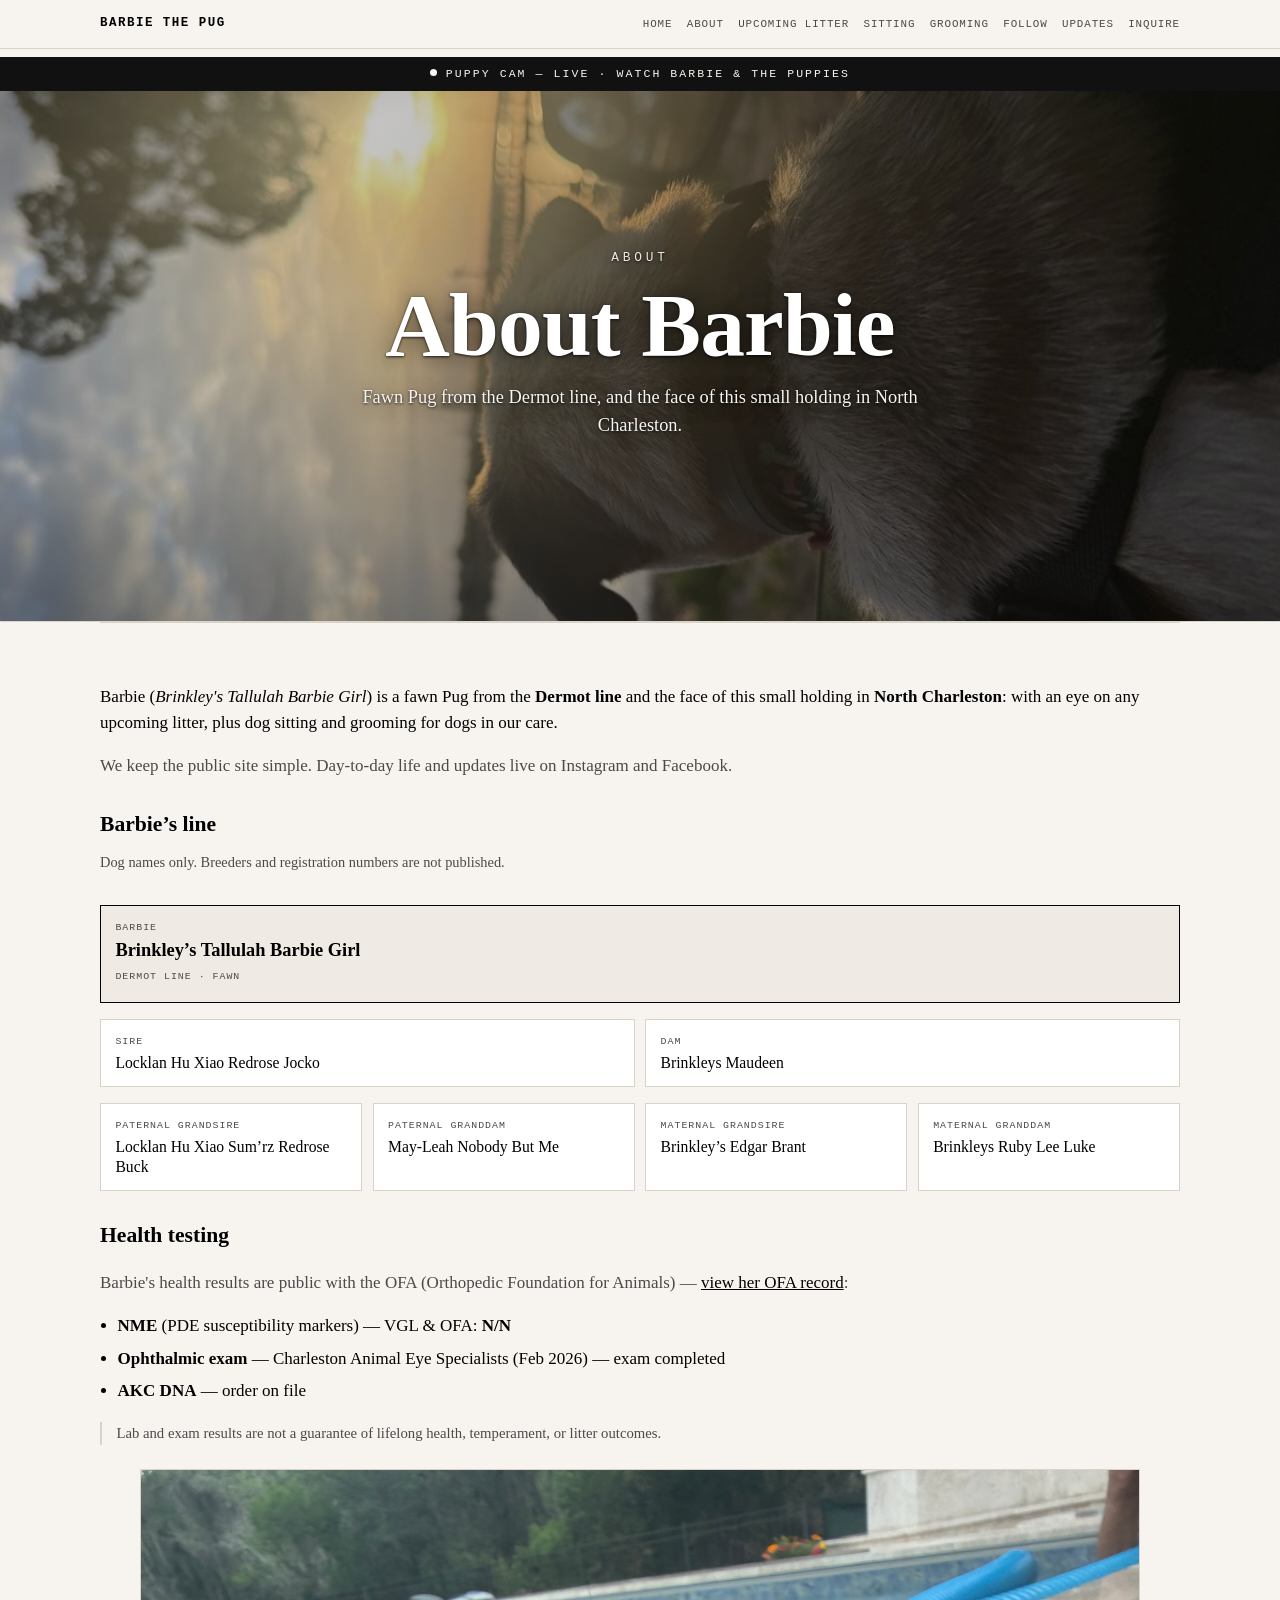
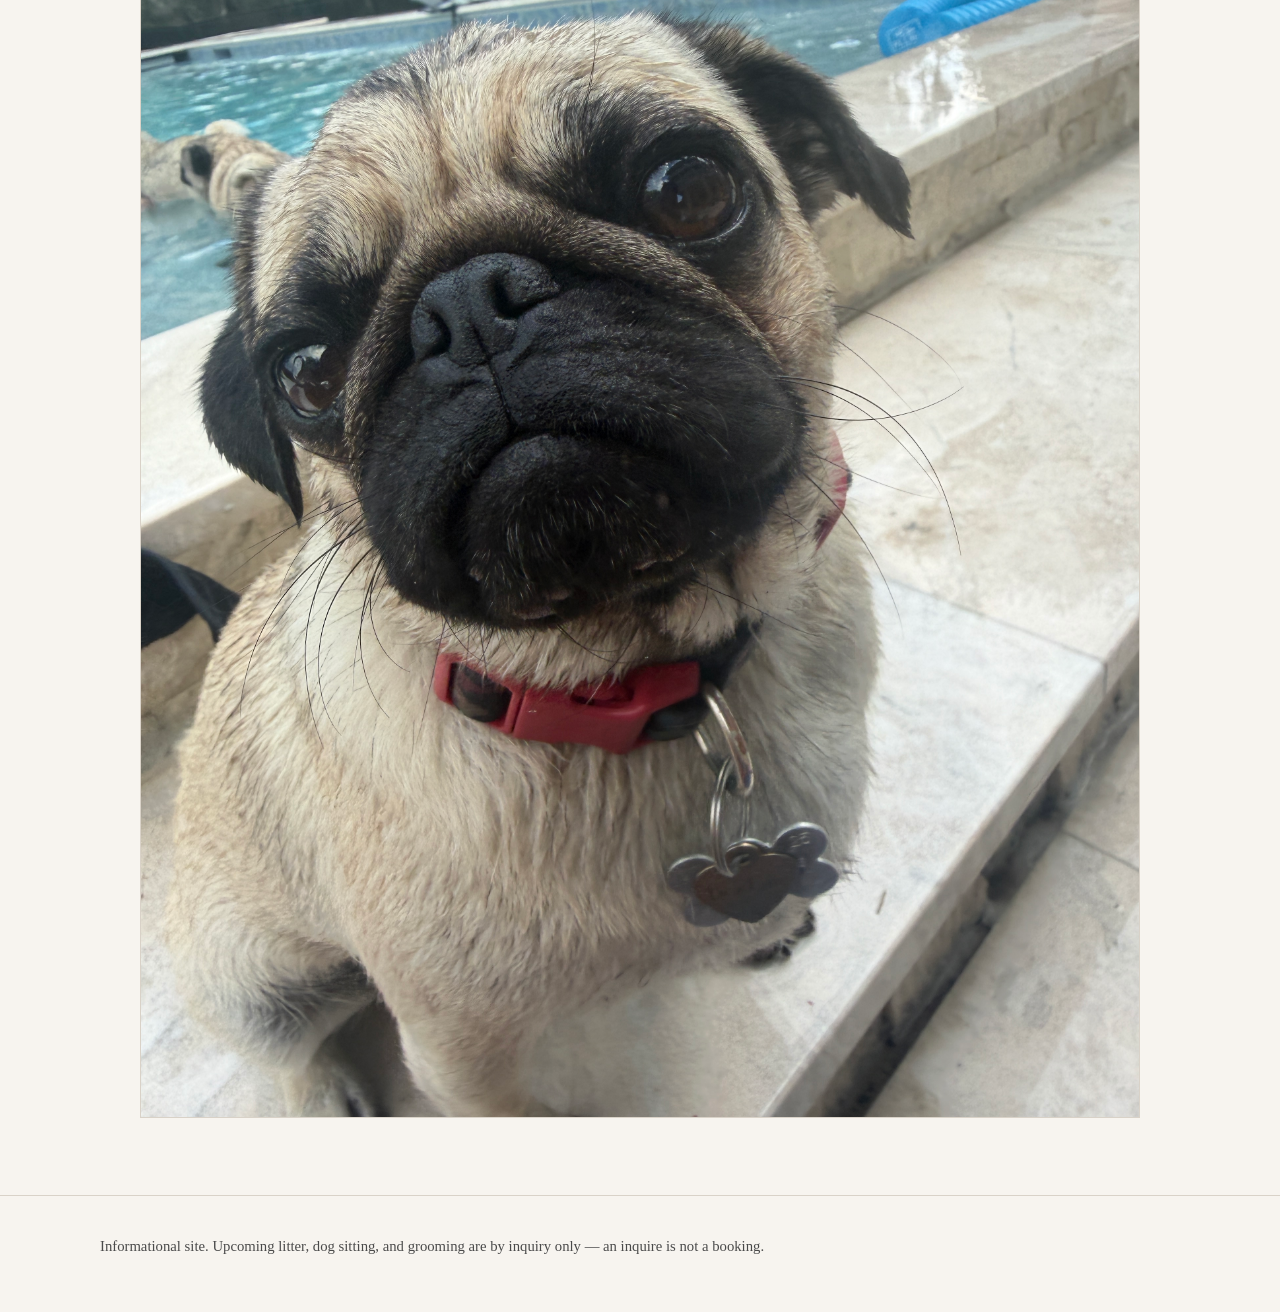
<file: about.html>
<!DOCTYPE html>
<html lang="en">
<head>
<title>About Barbie | Charleston Pugs — North Charleston</title>
<meta name="description" content="Barbie (Brinkley's Tallulah Barbie Girl) is a fawn Pug from the Dermot line. Health testing notes and how we work — North Charleston.">
<link rel="canonical" href="https://charlestonpugs.com/about.html">
<meta property="og:title" content="About Barbie | Charleston Pugs — North Charleston">
<meta property="og:description" content="Barbie (Brinkley's Tallulah Barbie Girl) is a fawn Pug from the Dermot line. Health testing notes and how we work — North Charleston.">
<meta property="og:url" content="https://charlestonpugs.com/about.html">
<meta property="og:type" content="website">
<meta property="og:image" content="https://charlestonpugs.com/images/06-barbie-as-puppy.jpg">
<meta name="twitter:card" content="summary_large_image">

<meta charset="utf-8">
<meta name="viewport" content="width=device-width, initial-scale=1">
<link rel="stylesheet" href="styles.css">
</head>
<body>
<nav><div class="wrap nav-inner">
  <a class="logo" href="index.html">Barbie the Pug</a>
  <div class="nav-links">
    <a href="index.html">Home</a>
    <a href="about.html">About</a>
    <a href="litter.html">Upcoming litter</a>
    <a href="sitting.html">Sitting</a>
    <a href="grooming.html">Grooming</a>
    <a href="follow.html">Follow</a>
    <a href="updates.html">Updates</a>
    <a href="inquire.html">Inquire</a>
  </div>
</div></nav>
<div class="cambar"><a href="puppy-cam.html"><span class="dot"></span>Puppy Cam &mdash; Live &middot; Watch Barbie &amp; the puppies</a></div>


<main>
<section class="banner">
  <picture>
    <source media="(max-width:760px)" srcset="images/hero-banner-sm.jpg">
    <img src="images/hero-banner.jpg" alt="Barbie the Pug watching the Lowcountry sunset from the car" width="2400" height="857" fetchpriority="high">
  </picture>
  <div class="banner-text">
    <p class="kicker">About</p>
    <h1>About Barbie</h1>
    <p class="banner-lead">Fawn Pug from the Dermot line, and the face of this small holding in North Charleston.</p>
  </div>
</section>
<div class="wrap section">
  <p>Barbie (<em>Brinkley's Tallulah Barbie Girl</em>) is a fawn Pug from the <strong>Dermot line</strong> and the face of this small holding in <strong>North Charleston</strong>: with an eye on any upcoming litter, plus dog sitting and grooming for dogs in our care.</p>
  <p class="muted">We keep the public site simple. Day-to-day life and updates live on Instagram and Facebook.</p>

  <h2>Barbie’s line</h2>
  <p class="pedigree-note">Dog names only. Breeders and registration numbers are not published.</p>
  <div class="pedigree" aria-label="Barbie family tree">
    <div class="pedigree-tree">
      <div class="pedigree-gen">
        <div class="pedigree-node focal">
          <span class="role">Barbie</span>
          <span class="name">Brinkley’s Tallulah Barbie Girl</span>
          <span class="role" style="margin-top:.45rem">Dermot line · fawn</span>
        </div>
      </div>
      <div class="pedigree-gen parents">
        <div class="pedigree-node">
          <span class="role">Sire</span>
          <span class="name">Locklan Hu Xiao Redrose Jocko</span>
        </div>
        <div class="pedigree-node">
          <span class="role">Dam</span>
          <span class="name">Brinkleys Maudeen</span>
        </div>
      </div>
      <div class="pedigree-gen grandparents">
        <div class="pedigree-node">
          <span class="role">Paternal grandsire</span>
          <span class="name">Locklan Hu Xiao Sum’rz Redrose Buck</span>
        </div>
        <div class="pedigree-node">
          <span class="role">Paternal granddam</span>
          <span class="name">May-Leah Nobody But Me</span>
        </div>
        <div class="pedigree-node">
          <span class="role">Maternal grandsire</span>
          <span class="name">Brinkley’s Edgar Brant</span>
        </div>
        <div class="pedigree-node">
          <span class="role">Maternal granddam</span>
          <span class="name">Brinkleys Ruby Lee Luke</span>
        </div>
      </div>
    </div>
  </div>

  <h2>Health testing</h2>
  <p class="muted">Barbie's health results are public with the OFA (Orthopedic Foundation for Animals) — <a href="https://ofa.org/advanced-search/?appnum=2707846" target="_blank" rel="noopener">view her OFA record</a>:</p>
  <ul class="clean">
    <li><strong>NME</strong> (PDE susceptibility markers) — VGL &amp; OFA: <strong>N/N</strong></li>
    <li><strong>Ophthalmic exam</strong> — Charleston Animal Eye Specialists (Feb 2026) — exam completed</li>
    <li><strong>AKC DNA</strong> — order on file</li>
  </ul>
  <p class="note">Lab and exam results are not a guarantee of lifelong health, temperament, or litter outcomes.</p>
  <figure class="photo" style="margin-top:1.5rem">
    <img src="images/04-poolside-portrait.jpg" alt="Poolside portrait of Barbie">
  </figure>
</div>
</main>

<footer><div class="wrap">
  <p>Informational site. Upcoming litter, dog sitting, and grooming are by inquiry only — an inquire is not a booking.</p>
</div></footer>
</body>
</html>
</file>
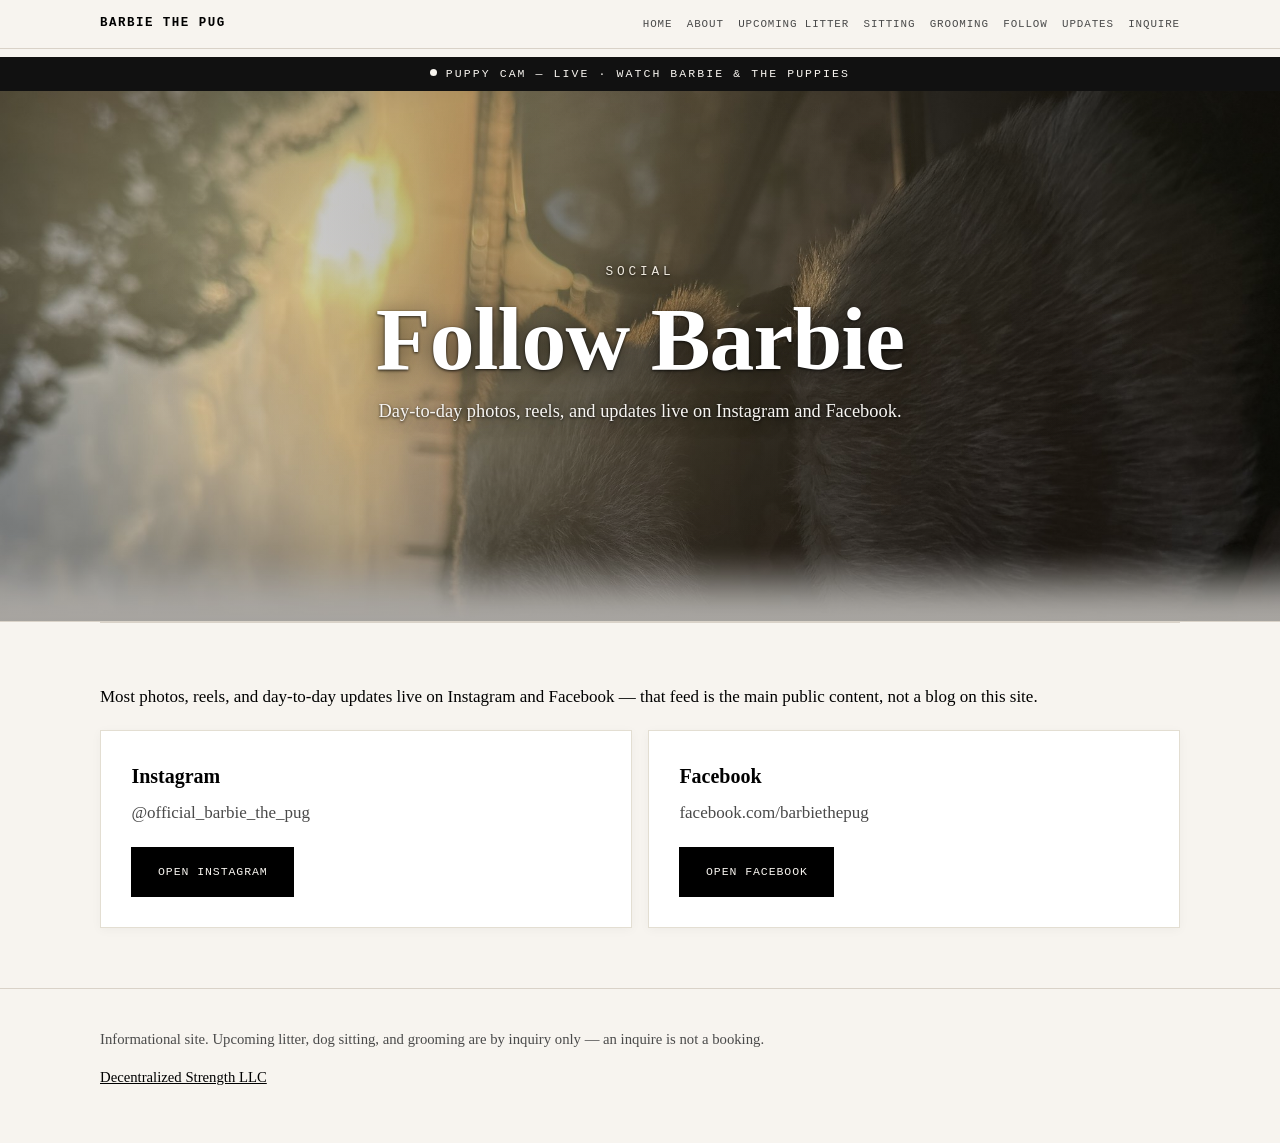
<file: follow.html>
<!DOCTYPE html>
<html lang="en">
<head>
<title>Follow Barbie | Charleston Pugs</title>
<meta name="description" content="Follow Barbie the Pug on Instagram and Facebook for day-to-day updates from North Charleston.">
<link rel="canonical" href="https://charlestonpugs.com/follow.html">
<meta property="og:title" content="Follow Barbie | Charleston Pugs">
<meta property="og:description" content="Follow Barbie the Pug on Instagram and Facebook for day-to-day updates from North Charleston.">
<meta property="og:url" content="https://charlestonpugs.com/follow.html">
<meta property="og:type" content="website">
<meta property="og:image" content="https://charlestonpugs.com/images/01-hero-pink-toy.jpg">
<meta name="twitter:card" content="summary_large_image">

<meta charset="utf-8">
<meta name="viewport" content="width=device-width, initial-scale=1">
<link rel="stylesheet" href="styles.css">
</head>
<body>
<nav><div class="wrap nav-inner">
  <a class="logo" href="index.html">Barbie the Pug</a>
  <div class="nav-links">
    <a href="index.html">Home</a>
    <a href="about.html">About</a>
    <a href="litter.html">Upcoming litter</a>
    <a href="sitting.html">Sitting</a>
    <a href="grooming.html">Grooming</a>
    <a href="follow.html">Follow</a>
    <a href="updates.html">Updates</a>
    <a href="inquire.html">Inquire</a>
  </div>
</div></nav>
<div class="cambar"><a href="puppy-cam.html"><span class="dot"></span>Puppy Cam &mdash; Live &middot; Watch Barbie &amp; the puppies</a></div>


<main>
<section class="banner">
  <picture>
    <source media="(max-width:760px)" srcset="images/hero-banner-sm.jpg">
    <img src="images/hero-banner.jpg" alt="Barbie the Pug watching the Lowcountry sunset from the car" width="2400" height="857" fetchpriority="high">
  </picture>
  <div class="banner-text">
    <p class="kicker">Social</p>
    <h1>Follow Barbie</h1>
    <p class="banner-lead">Day&#8209;to&#8209;day photos, reels, and updates live on Instagram and Facebook.</p>
  </div>
</section>
<div class="wrap section">
  <p>Most photos, reels, and day-to-day updates live on Instagram and Facebook — that feed is the main public content, not a blog on this site.</p>
  <div class="cards" style="margin-top:1.25rem">
    <div class="card">
      <div>
        <h3>Instagram</h3>
        <p>@official_barbie_the_pug</p>
      </div>
      <div class="btn-row"><a class="btn btn-fill" href="https://www.instagram.com/official_barbie_the_pug/" target="_blank" rel="noopener">Open Instagram</a></div>
    </div>
    <div class="card">
      <div>
        <h3>Facebook</h3>
        <p>facebook.com/barbiethepug</p>
      </div>
      <div class="btn-row"><a class="btn btn-fill" href="https://www.facebook.com/barbiethepug" target="_blank" rel="noopener">Open Facebook</a></div>
    </div>
  </div>
</div>
</main>

<footer><div class="wrap">
  <p>Informational site. Upcoming litter, dog sitting, and grooming are by inquiry only — an inquire is not a booking.</p>
  <p class="whisper"><a href="https://decentralizedstrength.com">Decentralized Strength LLC</a></p>
</div></footer>
</body>
</html>
</file>
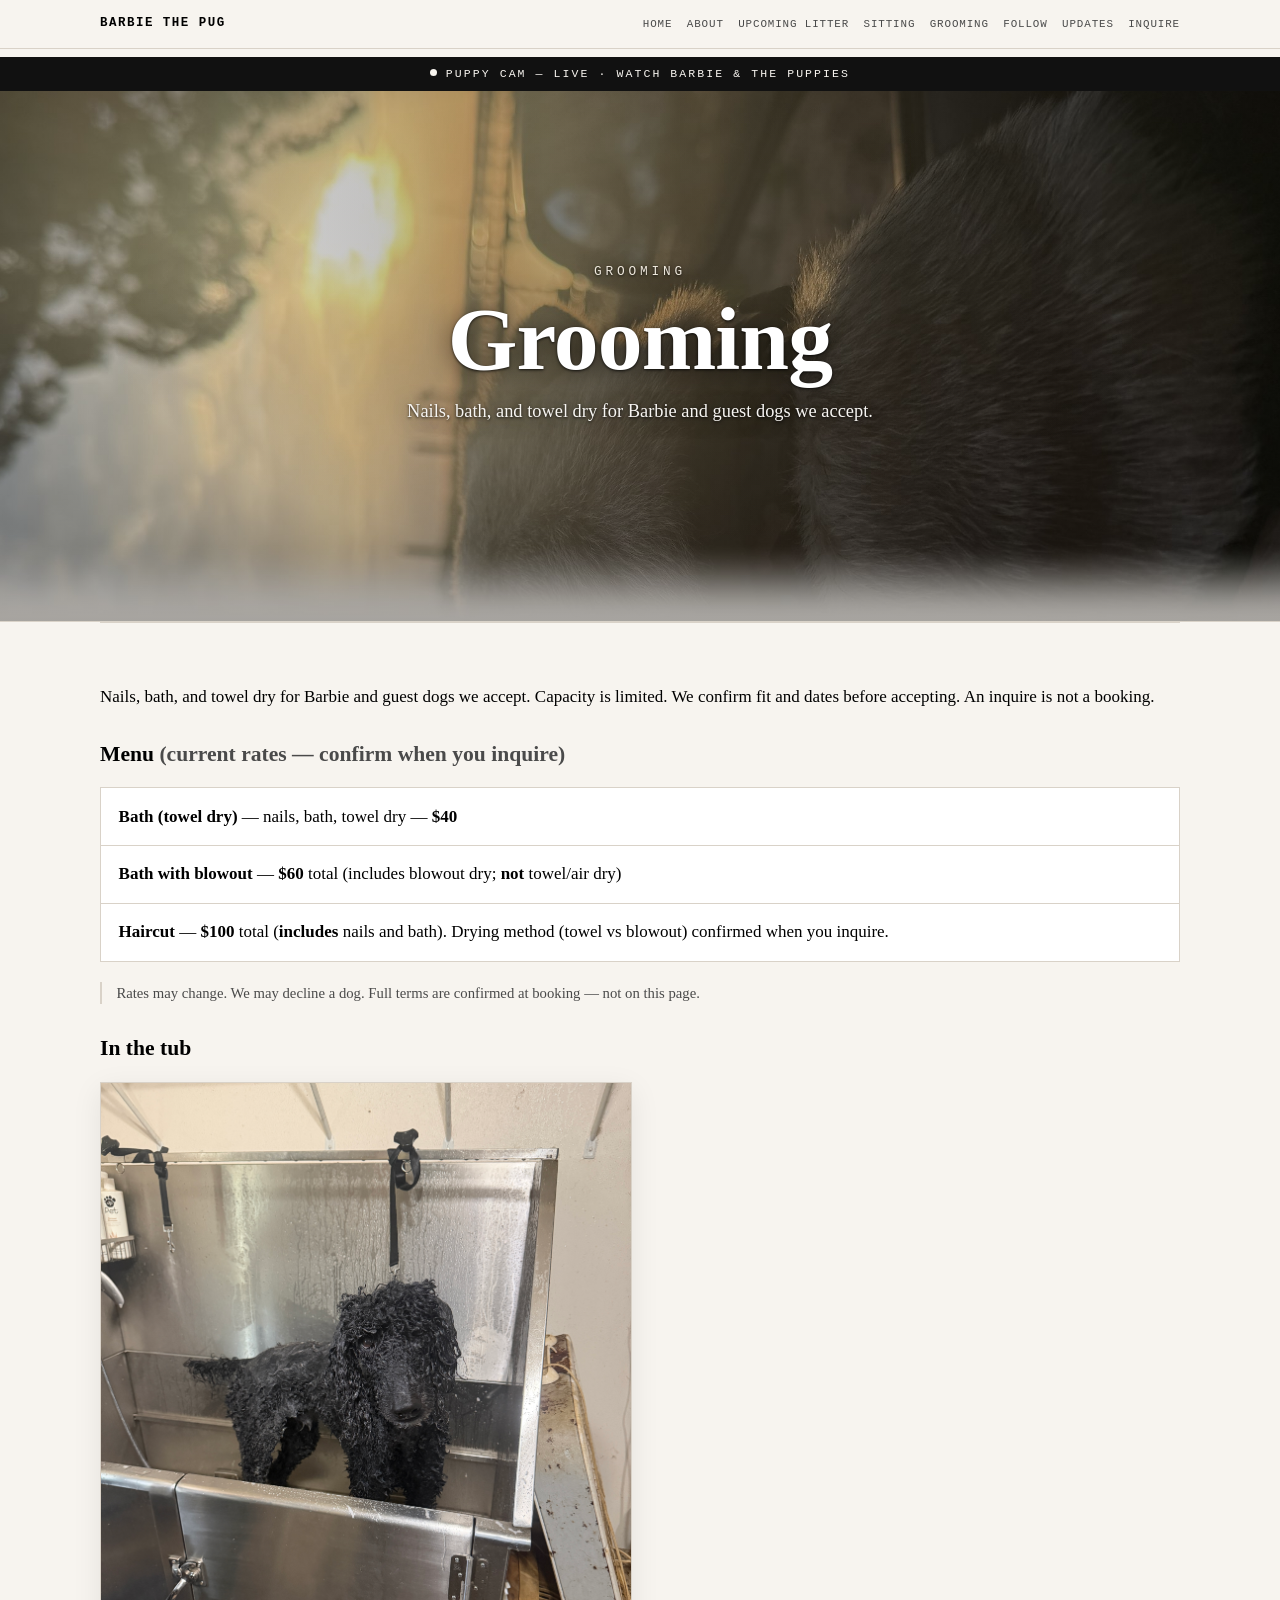
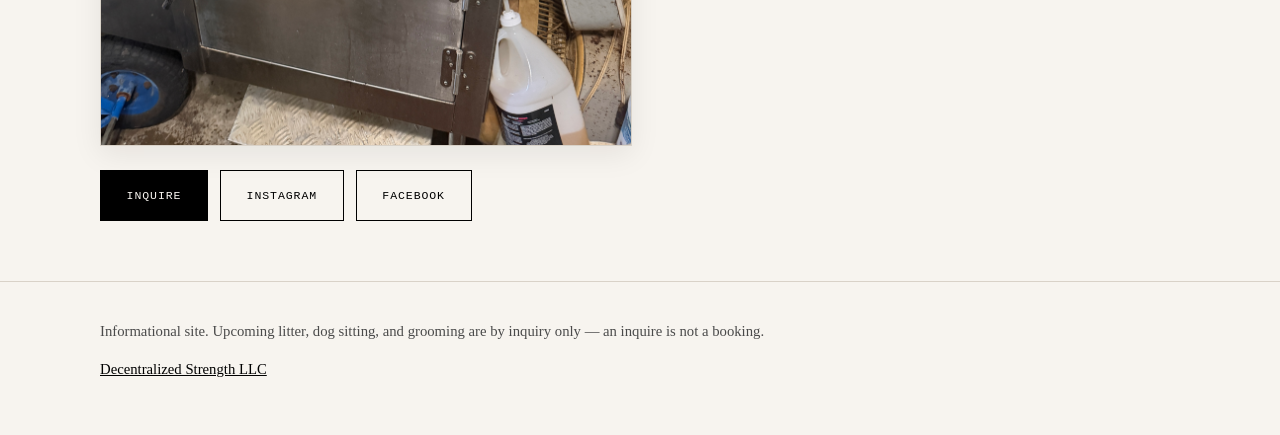
<file: grooming.html>
<!DOCTYPE html>
<html lang="en">
<head>
<title>Dog Grooming | Charleston Pugs — Bath $40, Blowout $60, Haircut $100</title>
<meta name="description" content="Dog grooming in North Charleston: bath with towel dry $40, bath with blowout $60, haircut $100. Limited capacity — inquire to confirm.">
<link rel="canonical" href="https://charlestonpugs.com/grooming.html">
<meta property="og:title" content="Dog Grooming | Charleston Pugs — Bath $40, Blowout $60, Haircut $100">
<meta property="og:description" content="Dog grooming in North Charleston: bath with towel dry $40, bath with blowout $60, haircut $100. Limited capacity — inquire to confirm.">
<meta property="og:url" content="https://charlestonpugs.com/grooming.html">
<meta property="og:type" content="website">
<meta property="og:image" content="https://charlestonpugs.com/images/07-grooming-poodle-tub-1.jpg">
<meta name="twitter:card" content="summary_large_image">

<meta charset="utf-8">
<meta name="viewport" content="width=device-width, initial-scale=1">
<link rel="stylesheet" href="styles.css">
</head>
<body>
<nav><div class="wrap nav-inner">
  <a class="logo" href="index.html">Barbie the Pug</a>
  <div class="nav-links">
    <a href="index.html">Home</a>
    <a href="about.html">About</a>
    <a href="litter.html">Upcoming litter</a>
    <a href="sitting.html">Sitting</a>
    <a href="grooming.html">Grooming</a>
    <a href="follow.html">Follow</a>
    <a href="updates.html">Updates</a>
    <a href="inquire.html">Inquire</a>
  </div>
</div></nav>
<div class="cambar"><a href="puppy-cam.html"><span class="dot"></span>Puppy Cam &mdash; Live &middot; Watch Barbie &amp; the puppies</a></div>


<main>
<section class="banner">
  <picture>
    <source media="(max-width:760px)" srcset="images/hero-banner-sm.jpg">
    <img src="images/hero-banner.jpg" alt="Barbie the Pug watching the Lowcountry sunset from the car" width="2400" height="857" fetchpriority="high">
  </picture>
  <div class="banner-text">
    <p class="kicker">Grooming</p>
    <h1>Grooming</h1>
    <p class="banner-lead">Nails, bath, and towel dry for Barbie and guest dogs we accept.</p>
  </div>
</section>
<div class="wrap section">
  <p>Nails, bath, and towel dry for Barbie and guest dogs we accept. Capacity is limited. We confirm fit and dates before accepting. An inquire is not a booking.</p>

  <h2>Menu <span class="muted">(current rates — confirm when you inquire)</span></h2>
  <ul class="price-menu">
            <li><strong>Bath (towel dry)</strong> — nails, bath, towel dry — <strong>$40</strong></li>
    <li><strong>Bath with blowout</strong> — <strong>$60</strong> total (includes blowout dry; <strong>not</strong> towel/air dry)</li>
    <li><strong>Haircut</strong> — <strong>$100</strong> total (<strong>includes</strong> nails and bath). Drying method (towel vs blowout) confirmed when you inquire.</li>
  </ul>
  <p class="note">Rates may change. We may decline a dog. Full terms are confirmed at booking — not on this page.</p>

  
  <h2>In the tub</h2>
  <div class="still-grid">
    <figure class="photo">
      <img src="images/07-grooming-poodle-tub-1.jpg" alt="Grooming in the tub" loading="lazy">
    </figure>
  </div>

  <div class="btn-row">
    <a class="btn btn-fill" href="inquire.html">Inquire</a>
    <a class="btn btn-ghost" href="https://www.instagram.com/official_barbie_the_pug/" target="_blank" rel="noopener">Instagram</a>
    <a class="btn btn-ghost" href="https://www.facebook.com/barbiethepug" target="_blank" rel="noopener">Facebook</a>
  </div>
</div>
</main>

<footer><div class="wrap">
  <p>Informational site. Upcoming litter, dog sitting, and grooming are by inquiry only — an inquire is not a booking.</p>
  <p class="whisper"><a href="https://decentralizedstrength.com">Decentralized Strength LLC</a></p>
</div></footer>
</body>
</html>
</file>
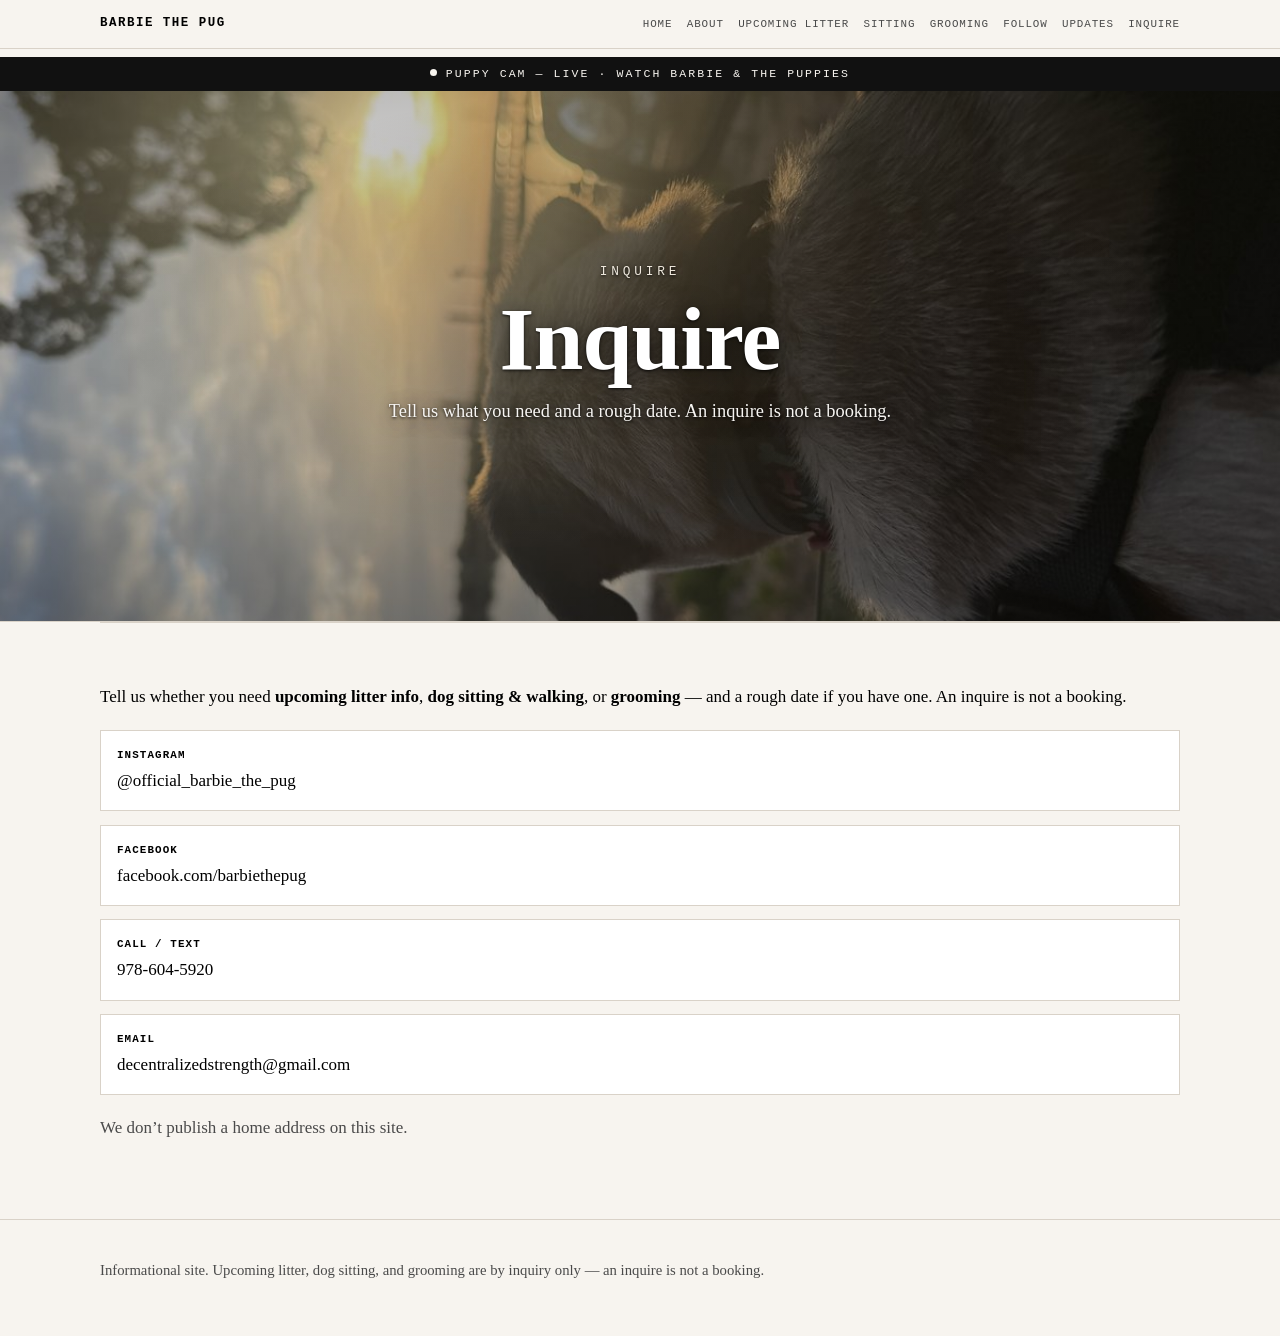
<file: inquire.html>
<!DOCTYPE html>
<html lang="en">
<head>
<title>Inquire | Charleston Pugs</title>
<meta name="description" content="Contact Charleston Pugs for upcoming litter info, sitting & walking, or grooming. Call/text 978-604-5920 or email decentralizedstrength@gmail.com. Instagram & Facebook too.">
<link rel="canonical" href="https://charlestonpugs.com/inquire.html">
<meta property="og:title" content="Inquire | Charleston Pugs">
<meta property="og:description" content="Contact Charleston Pugs for upcoming litter info, sitting & walking, or grooming. Call/text 978-604-5920 or email decentralizedstrength@gmail.com. Instagram & Facebook too.">
<meta property="og:url" content="https://charlestonpugs.com/inquire.html">
<meta property="og:type" content="website">
<meta property="og:image" content="https://charlestonpugs.com/images/01-hero-pink-toy.jpg">
<meta name="twitter:card" content="summary_large_image">

<meta charset="utf-8">
<meta name="viewport" content="width=device-width, initial-scale=1">
<link rel="stylesheet" href="styles.css">
</head>
<body>
<nav><div class="wrap nav-inner">
  <a class="logo" href="index.html">Barbie the Pug</a>
  <div class="nav-links">
    <a href="index.html">Home</a>
    <a href="about.html">About</a>
    <a href="litter.html">Upcoming litter</a>
    <a href="sitting.html">Sitting</a>
    <a href="grooming.html">Grooming</a>
    <a href="follow.html">Follow</a>
    <a href="updates.html">Updates</a>
    <a href="inquire.html">Inquire</a>
  </div>
</div></nav>
<div class="cambar"><a href="puppy-cam.html"><span class="dot"></span>Puppy Cam &mdash; Live &middot; Watch Barbie &amp; the puppies</a></div>


<main>
<section class="banner">
  <picture>
    <source media="(max-width:760px)" srcset="images/hero-banner-sm.jpg">
    <img src="images/hero-banner.jpg" alt="Barbie the Pug watching the Lowcountry sunset from the car" width="2400" height="857" fetchpriority="high">
  </picture>
  <div class="banner-text">
    <p class="kicker">Inquire</p>
    <h1>Inquire</h1>
    <p class="banner-lead">Tell us what you need and a rough date. An inquire is not a booking.</p>
  </div>
</section>
<div class="wrap section">
  <p>Tell us whether you need <strong>upcoming litter info</strong>, <strong>dog sitting &amp; walking</strong>, or <strong>grooming</strong> — and a rough date if you have one. An inquire is not a booking.</p>
  <div class="contact-list">
    <a href="https://www.instagram.com/official_barbie_the_pug/" target="_blank" rel="noopener"><strong>Instagram</strong>@official_barbie_the_pug</a>
    <a href="https://www.facebook.com/barbiethepug" target="_blank" rel="noopener"><strong>Facebook</strong>facebook.com/barbiethepug</a>
    <a href="tel:+19786045920"><strong>Call / text</strong>978-604-5920</a>
    <a href="mailto:decentralizedstrength@gmail.com"><strong>Email</strong>decentralizedstrength@gmail.com</a>
  </div>
  <p class="muted">We don’t publish a home address on this site.</p>
</div>
</main>

<footer><div class="wrap">
  <p>Informational site. Upcoming litter, dog sitting, and grooming are by inquiry only — an inquire is not a booking.</p>
</div></footer>
</body>
</html>
</file>
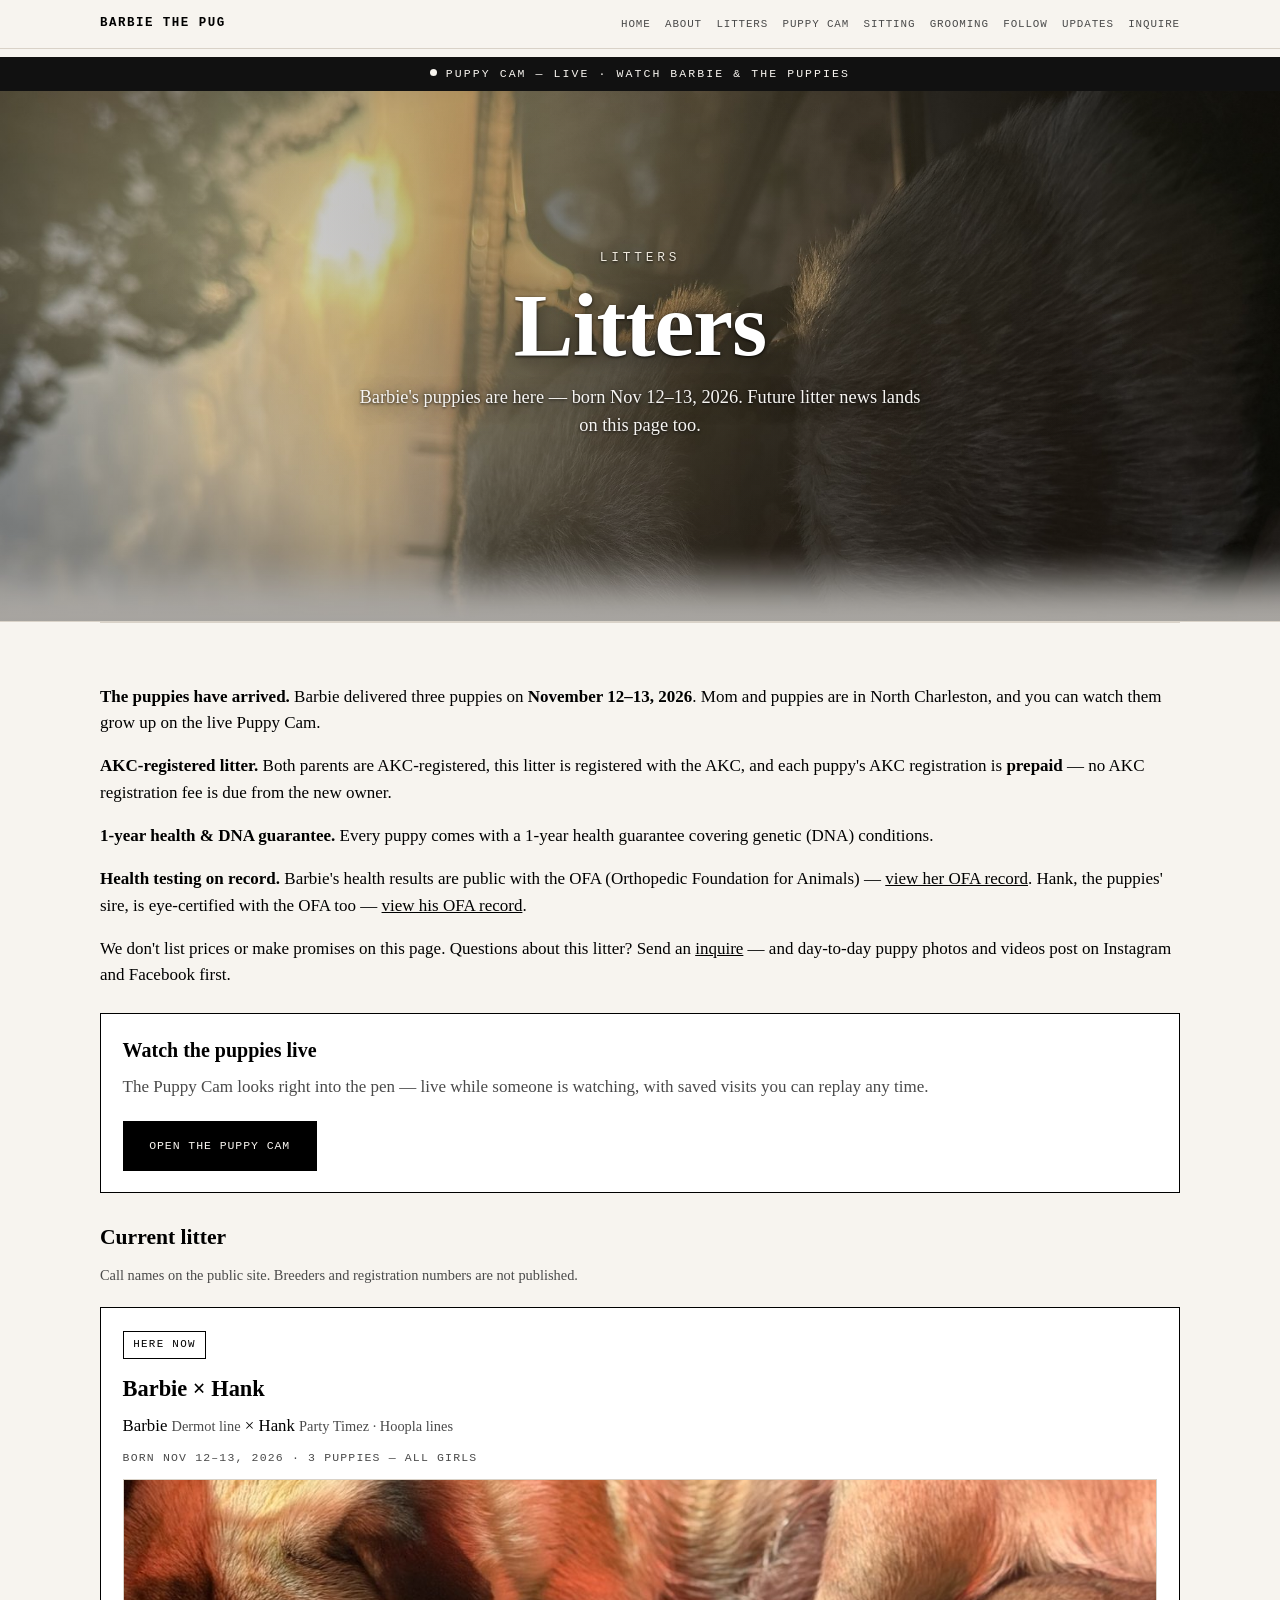
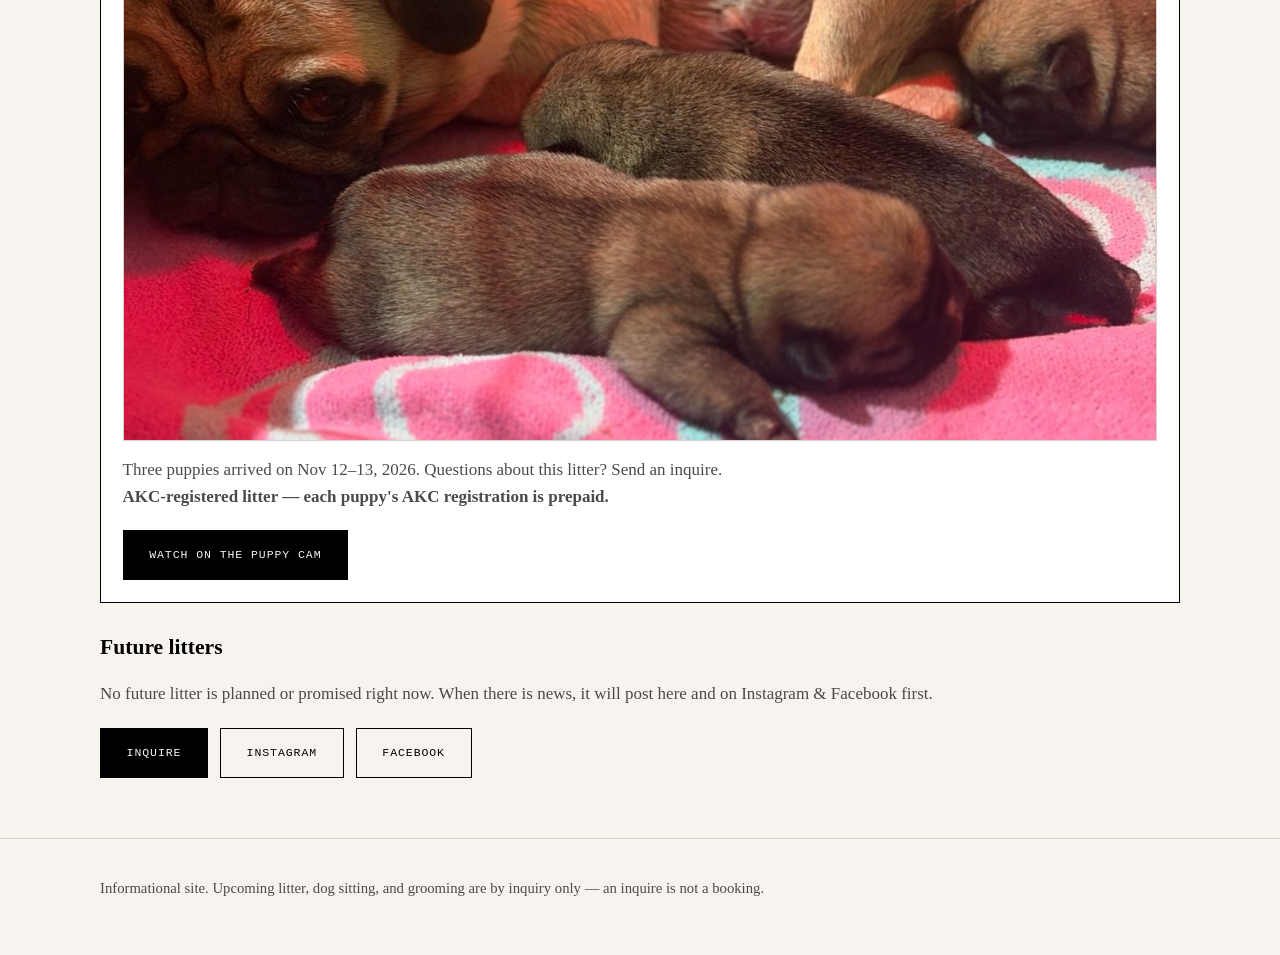
<file: litter.html>
<!DOCTYPE html>
<html lang="en">
<head>
<title>Litters | Charleston Pugs — Barbie's Puppies Are Here</title>
<meta name="description" content="Barbie's litter is here: three pug puppies born Nov 12–13, 2026 in North Charleston. Meet the current litter, watch them live on the Puppy Cam, and check back for future litter news.">
<link rel="canonical" href="https://charlestonpugs.com/litter.html">
<meta property="og:title" content="Litters | Charleston Pugs — Barbie's Puppies Are Here">
<meta property="og:description" content="Three pug puppies, born Nov 12–13, 2026. Meet Barbie's current litter and watch them on the live Puppy Cam.">
<meta property="og:url" content="https://charlestonpugs.com/litter.html">
<meta property="og:type" content="website">
<meta property="og:image" content="https://charlestonpugs.com/images/litter-nov-2026-1.jpg">
<meta name="twitter:card" content="summary_large_image">

<meta charset="utf-8">
<meta name="viewport" content="width=device-width, initial-scale=1">
<link rel="stylesheet" href="styles.css">
<style>
  .watch-card{border:1px solid var(--ink);background:#fff;padding:1.35rem;margin:1.5rem 0}
  .watch-card h3{margin:0 0 .5rem;font-size:1.25rem}
  .watch-card p{margin:0;color:var(--muted)}
  .litter-card{border:1px solid var(--ink);background:#fff;padding:1.35rem;margin:1.25rem 0}
  .litter-card .status{display:inline-block;font-family:ui-monospace,Menlo,Consolas,monospace;
    font-size:.68rem;letter-spacing:.12em;text-transform:uppercase;border:1px solid var(--ink);
    padding:.3rem .6rem;margin-bottom:.8rem}
  .litter-card h3{margin:0 0 .4rem;font-size:1.4rem}
  .litter-card .parents{font-size:1.05rem;margin:0 0 .6rem}
  .litter-card .parents span{color:var(--muted);font-size:.9rem}
  .litter-card .meta{font-family:ui-monospace,Menlo,Consolas,monospace;font-size:.72rem;
    letter-spacing:.1em;text-transform:uppercase;color:var(--muted);margin:0 0 .8rem}
  .litter-card figure{margin:0 0 1rem;border:1px solid var(--line);background:var(--wash)}
  .litter-card figure img{width:100%;max-height:560px;object-fit:cover}
  .litter-card p.notes{color:var(--muted);margin:0}
</style>
</head>
<body>
<nav><div class="wrap nav-inner">
  <a class="logo" href="index.html">Barbie the Pug</a>
  <div class="nav-links">
    <a href="index.html">Home</a>
    <a href="about.html">About</a>
    <a href="litter.html">Litters</a>
    <a href="puppy-cam.html">Puppy Cam</a>
    <a href="sitting.html">Sitting</a>
    <a href="grooming.html">Grooming</a>
    <a href="follow.html">Follow</a>
    <a href="updates.html">Updates</a>
    <a href="inquire.html">Inquire</a>
  </div>
</div></nav>
<div class="cambar"><a href="puppy-cam.html"><span class="dot"></span>Puppy Cam &mdash; Live &middot; Watch Barbie &amp; the puppies</a></div>


<main>
<section class="banner">
  <picture>
    <source media="(max-width:760px)" srcset="images/hero-banner-sm.jpg">
    <img src="images/hero-banner.jpg" alt="Barbie the Pug watching the Lowcountry sunset from the car" width="2400" height="857" fetchpriority="high">
  </picture>
  <div class="banner-text">
    <p class="kicker">Litters</p>
    <h1>Litters</h1>
    <p class="banner-lead">Barbie's puppies are here — born Nov 12–13, 2026. Future litter news lands on this page too.</p>
  </div>
</section>
<div class="wrap section">
  <p><strong>The puppies have arrived.</strong> Barbie delivered three puppies on
    <strong>November 12–13, 2026</strong>. Mom and puppies
    are in North Charleston, and you can watch them grow up on the live Puppy Cam.</p>
  <p><strong>AKC-registered litter.</strong> Both parents are AKC-registered, this litter is
    registered with the AKC, and each puppy's AKC registration is <strong>prepaid</strong> —
    no AKC registration fee is due from the new owner.</p>
  <p><strong>1-year health &amp; DNA guarantee.</strong> Every puppy comes with a
    1-year health guarantee covering genetic (DNA) conditions.</p>
  <p><strong>Health testing on record.</strong> Barbie's health results are public with the
    OFA (Orthopedic Foundation for Animals) —
    <a href="https://ofa.org/advanced-search/?appnum=2707846" target="_blank" rel="noopener">view her OFA record</a>.
    Hank, the puppies' sire, is eye-certified with the OFA too —
    <a href="https://ofa.org/advanced-search/?appnum=2731583" target="_blank" rel="noopener">view his OFA record</a>.</p>
  <p>We don't list prices or make promises on this page. Questions about this litter? Send an
    <a href="inquire.html">inquire</a> — and day-to-day puppy photos and videos post on Instagram and
    Facebook first.</p>

  <div class="watch-card">
    <h3>Watch the puppies live</h3>
    <p>The Puppy Cam looks right into the pen — live while someone is watching, with saved visits
      you can replay any time.</p>
    <div class="btn-row">
      <a class="btn btn-fill" href="puppy-cam.html">Open the Puppy Cam</a>
    </div>
  </div>

  <h2>Current litter</h2>
  <p class="pedigree-note">Call names on the public site. Breeders and registration numbers are not published.</p>
  <div id="currentLitters"></div>

  <h2>Future litters</h2>
  <div id="futureLitters">
    <p class="muted">No future litter is planned or promised right now. When there is news, it will
      post here and on Instagram &amp; Facebook first.</p>
  </div>

  <div class="btn-row">
    <a class="btn btn-fill" href="inquire.html">Inquire</a>
    <a class="btn btn-ghost" href="https://www.instagram.com/official_barbie_the_pug/" target="_blank" rel="noopener">Instagram</a>
    <a class="btn btn-ghost" href="https://www.facebook.com/barbiethepug" target="_blank" rel="noopener">Facebook</a>
  </div>
</div>
</main>

<footer><div class="wrap">
  <p>Informational site. Upcoming litter, dog sitting, and grooming are by inquiry only — an inquire is not a booking.</p>
</div></footer>

<script>
/* ============================================================
   LITTER CARDS — how to add a litter
   Add ONE object to the LITTERS list below. No other edits:
   the card, its section (Current vs Future), and its buttons
   are all rendered from the data.
     status:    "Here now" -> Current litter section
                "Expecting" or "Planned" -> Future litters section
     mom/momLine, dad/dadLine: call names + line notes
     dateLabel: "Born" or "Expected"
     date:      display text, e.g. "Nov 12–13, 2026"
     count:     display text, e.g. "3 puppies" (or "" if unknown)
     photo:     path under the repo, e.g. "images/my-litter.jpg",
                or "" for no photo
     notes:     one or two plain sentences — facts only
     camLink:   true adds a "Watch on the Puppy Cam" button
   ============================================================ */
const LITTERS = [
  {
    status: "Here now",
    mom: "Barbie", momLine: "Dermot line",
    dad: "Hank", dadLine: "Party Timez · Hoopla lines",
    dateLabel: "Born", date: "Nov 12–13, 2026",
    count: "3 puppies — all girls",
    photo: "images/litter-nov-2026-1.jpg",
    notes: "Three puppies arrived on Nov 12–13, 2026. Questions about this litter? Send an inquire.",
    akc: "AKC-registered litter — each puppy's AKC registration is prepaid.",
    camLink: true
  }
];

(function () {
  function esc(s) {
    return String(s || "").replace(/[&<>"']/g, function (c) {
      return { "&": "&amp;", "<": "&lt;", ">": "&gt;", '"': "&quot;", "'": "&#39;" }[c];
    });
  }
  function card(l) {
    var meta = [l.dateLabel + " " + l.date, l.count].filter(Boolean).join(" · ");
    var html = '<article class="litter-card">'
      + '<span class="status">' + esc(l.status) + '</span>'
      + '<h3>' + esc(l.mom) + ' &times; ' + esc(l.dad) + '</h3>'
      + '<p class="parents">' + esc(l.mom) + ' <span>' + esc(l.momLine) + '</span>'
      + ' &times; ' + esc(l.dad) + ' <span>' + esc(l.dadLine) + '</span></p>'
      + '<p class="meta">' + esc(meta) + '</p>';
    if (l.photo) {
      html += '<figure><img src="' + esc(l.photo) + '" alt="'
        + esc(l.mom) + "'s litter" + '" loading="lazy"></figure>';
    }
    if (l.notes) html += '<p class="notes">' + esc(l.notes) + '</p>';
    if (l.akc) html += '<p class="notes"><strong>' + esc(l.akc) + '</strong></p>';
    if (l.camLink) {
      html += '<div class="btn-row"><a class="btn btn-fill" href="puppy-cam.html">'
        + 'Watch on the Puppy Cam</a></div>';
    }
    return html + '</article>';
  }
  var current = LITTERS.filter(function (l) { return l.status === "Here now"; });
  var future = LITTERS.filter(function (l) { return l.status !== "Here now"; });
  if (current.length) {
    document.getElementById("currentLitters").innerHTML = current.map(card).join("");
  }
  if (future.length) {
    document.getElementById("futureLitters").innerHTML = future.map(card).join("");
  }
})();
</script>
</body>
</html>
</file>
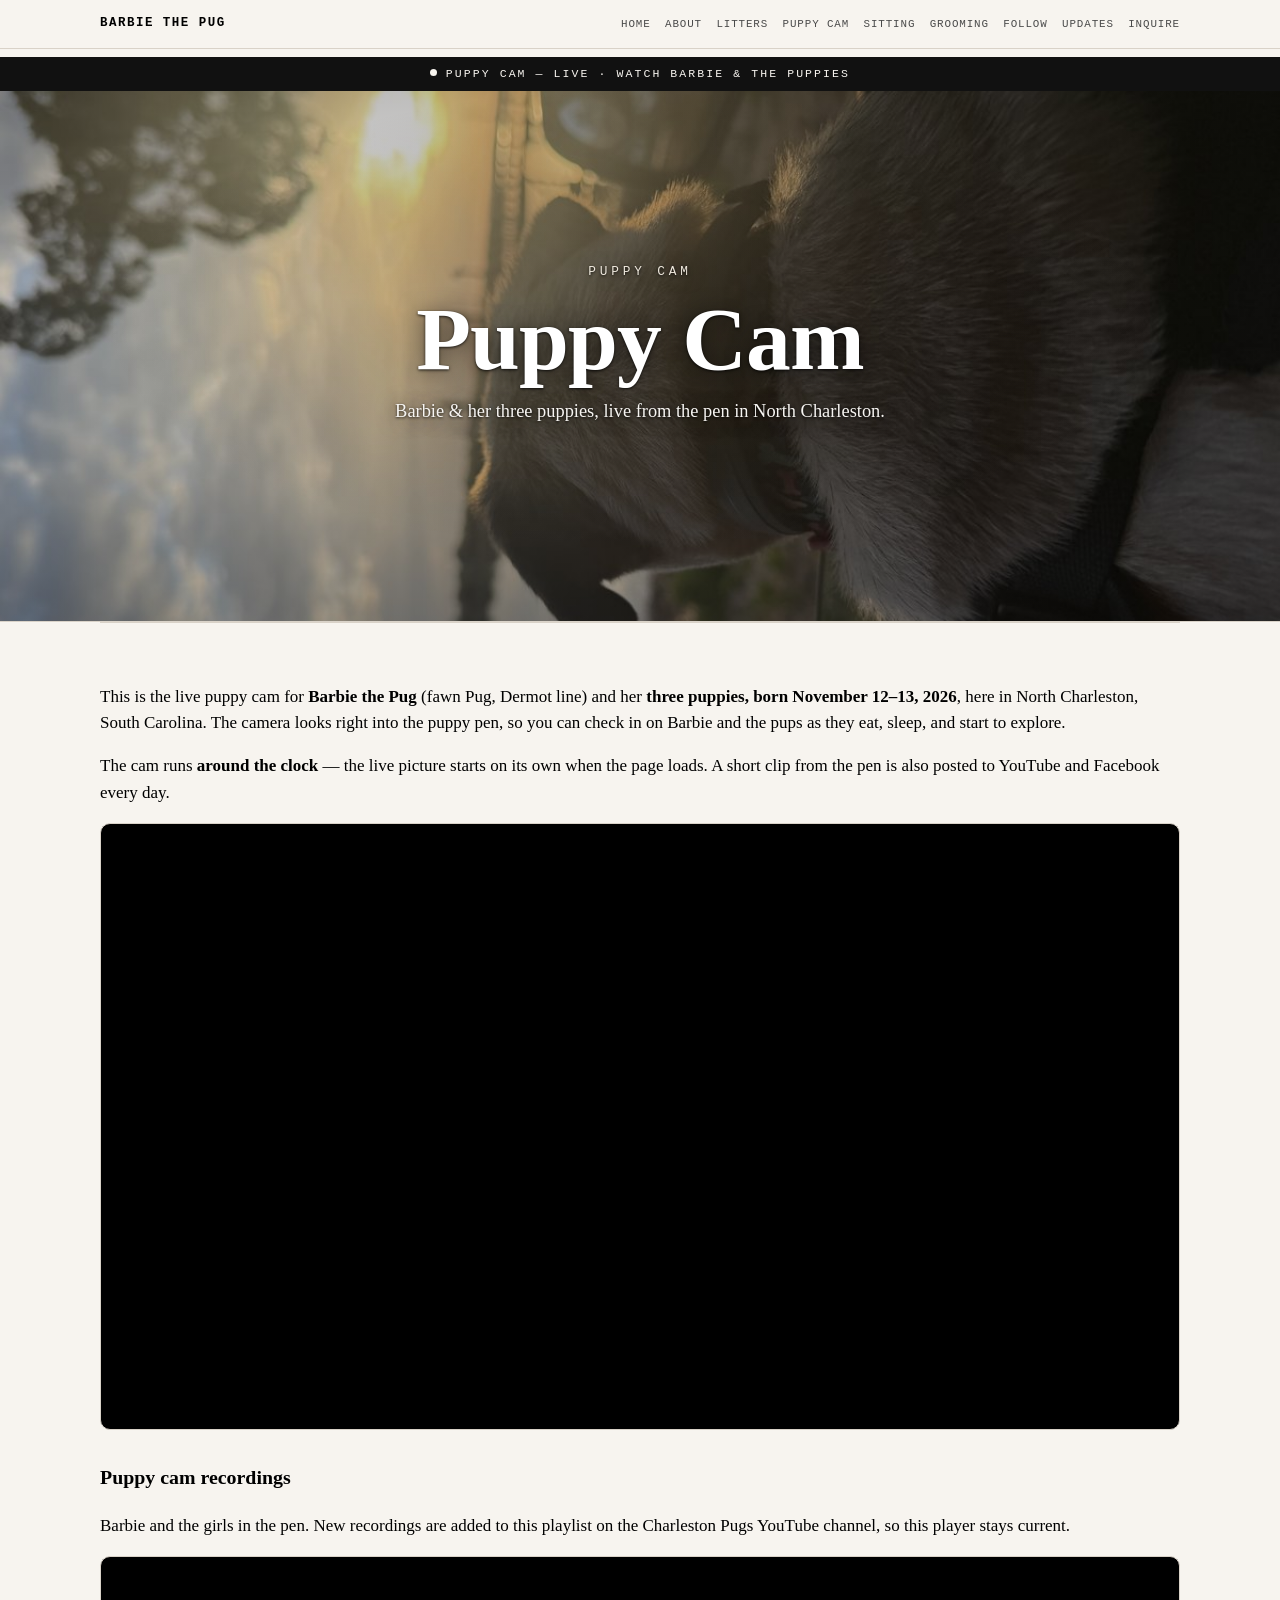
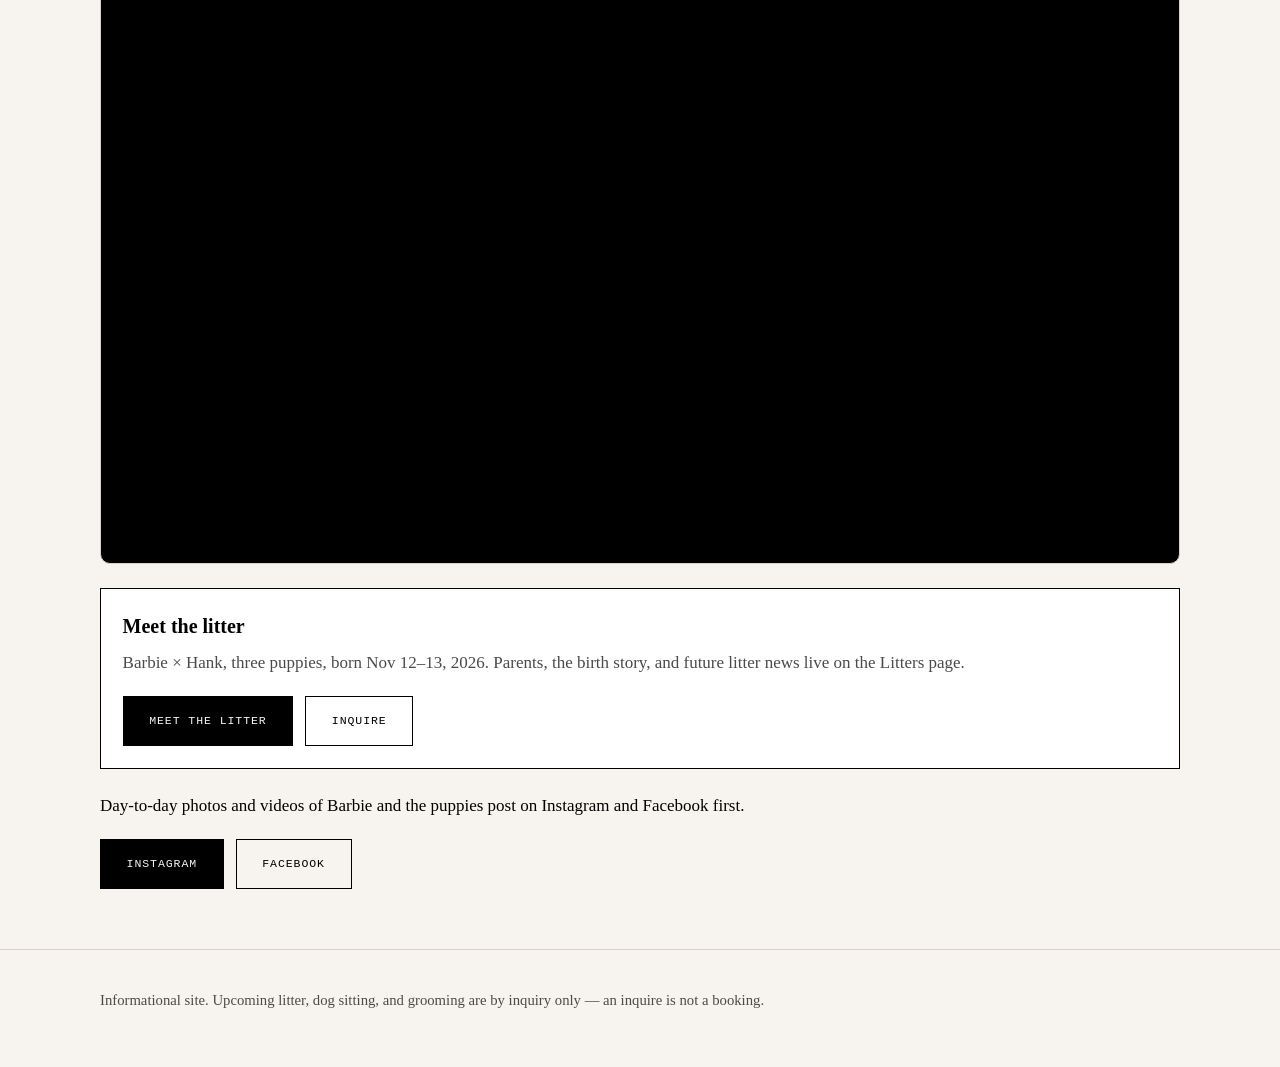
<file: puppy-cam.html>
<!DOCTYPE html>
<html lang="en">
<head>
<title>Live Pug Puppy Cam | Charleston Pugs — Watch Barbie &amp; Her Puppies</title>
<meta name="description" content="Watch Barbie the Pug and her three puppies live on the Charleston Pugs puppy cam from North Charleston, SC. The live pug cam runs around the clock with sound — watch Barbie and the puppies any time.">
<link rel="canonical" href="https://charlestonpugs.com/puppy-cam.html">
<meta property="og:title" content="Live Pug Puppy Cam | Charleston Pugs — Barbie &amp; Her Puppies">
<meta property="og:description" content="Barbie the Pug's three puppies, live from North Charleston. The puppy cam runs around the clock — watch them live any time.">
<meta property="og:url" content="https://charlestonpugs.com/puppy-cam.html">
<meta property="og:type" content="website">
<meta property="og:image" content="https://charlestonpugs.com/og-preview.jpg">
<meta name="twitter:card" content="summary_large_image">
<meta name="twitter:title" content="Live Pug Puppy Cam | Charleston Pugs">
<meta name="twitter:description" content="Barbie the Pug and her three puppies, live from North Charleston, SC.">
<meta name="twitter:image" content="https://charlestonpugs.com/og-preview.jpg">
<script type="application/ld+json">
{
  "@context": "https://schema.org",
  "@graph": [
    {
      "@type": "Organization",
      "@id": "https://charlestonpugs.com/#org",
      "name": "Charleston Pugs",
      "url": "https://charlestonpugs.com/",
      "sameAs": [
        "https://www.instagram.com/official_barbie_the_pug/",
        "https://www.facebook.com/barbiethepug"
      ]
    },
    {
      "@type": "WebPage",
      "@id": "https://charlestonpugs.com/puppy-cam.html",
      "url": "https://charlestonpugs.com/puppy-cam.html",
      "name": "Live Pug Puppy Cam | Charleston Pugs — Watch Barbie & Her Puppies",
      "description": "Watch Barbie the Pug and her three puppies live on the Charleston Pugs puppy cam from North Charleston, SC.",
      "isPartOf": { "@id": "https://charlestonpugs.com/#org" },
      "about": { "@id": "https://charlestonpugs.com/#org" }
    }
  ]
}
</script>

<meta charset="utf-8">
<meta name="viewport" content="width=device-width, initial-scale=1">
<link rel="stylesheet" href="styles.css">
<style>
  .cam-frame{width:100%;aspect-ratio:16/9;height:auto;border:1px solid var(--line);border-radius:10px;background:#000;display:block}
  .yt-frame{width:100%;aspect-ratio:16/9;border:1px solid var(--line);border-radius:10px;background:#000;display:block}
  .watch-card{border:1px solid var(--ink);background:#fff;padding:1.35rem;margin:1.5rem 0}
  .watch-card h3{margin:0 0 .5rem;font-size:1.25rem}
  .watch-card p{margin:0;color:var(--muted)}
</style>
</head>
<body>
<nav><div class="wrap nav-inner">
  <a class="logo" href="index.html">Barbie the Pug</a>
  <div class="nav-links">
    <a href="index.html">Home</a>
    <a href="about.html">About</a>
    <a href="litter.html">Litters</a>
    <a href="puppy-cam.html">Puppy Cam</a>
    <a href="sitting.html">Sitting</a>
    <a href="grooming.html">Grooming</a>
    <a href="follow.html">Follow</a>
    <a href="updates.html">Updates</a>
    <a href="inquire.html">Inquire</a>
  </div>
</div></nav>
<div class="cambar"><a href="puppy-cam.html"><span class="dot"></span>Puppy Cam &mdash; Live &middot; Watch Barbie &amp; the puppies</a></div>


<main>
<section class="banner">
  <picture>
    <source media="(max-width:760px)" srcset="images/hero-banner-sm.jpg">
    <img src="images/hero-banner.jpg" alt="Barbie the Pug watching the Lowcountry sunset from the car" width="2400" height="857" fetchpriority="high">
  </picture>
  <div class="banner-text">
    <p class="kicker">Puppy cam</p>
    <h1>Puppy Cam</h1>
    <p class="banner-lead">Barbie &amp; her three puppies, live from the pen in North Charleston.</p>
  </div>
</section>

<div class="wrap section">
  <p>This is the live puppy cam for <strong>Barbie the Pug</strong> (fawn Pug, Dermot line) and her
    <strong>three puppies, born November 12–13, 2026</strong>, here in North Charleston, South Carolina.
    The camera looks right into the puppy pen, so you can check in on Barbie and the pups as they eat,
    sleep, and start to explore.</p>
  <p>The cam runs <strong>around the clock</strong> — the live picture starts on its own when the page
    loads. A short clip from the pen is also posted to YouTube and Facebook every day.</p>

  <iframe class="cam-frame" src="https://decentralizedstrengthai.com/puppies/embed"
          title="Puppy Cam — Barbie and her puppies, live"
          loading="lazy" referrerpolicy="no-referrer"></iframe>
  <h3 style="margin-top:2rem;">Puppy cam recordings</h3>
  <p>Barbie and the girls in the pen. New recordings are added to this playlist on the
    Charleston Pugs YouTube channel, so this player stays current.</p>
  <iframe class="yt-frame" src="https://www.youtube-nocookie.com/embed?list=PLQLOy2ti3Wx4"
          title="Barbie's Litter — Puppy Cam Recordings"
          loading="lazy" allowfullscreen
          allow="accelerometer; encrypted-media; picture-in-picture"></iframe>


  <div class="watch-card">
    <h3>Meet the litter</h3>
    <p>Barbie &times; Hank, three puppies, born Nov 12–13, 2026. Parents, the birth story, and future
      litter news live on the Litters page.</p>
    <div class="btn-row">
      <a class="btn btn-fill" href="litter.html">Meet the litter</a>
      <a class="btn btn-ghost" href="inquire.html">Inquire</a>
    </div>
  </div>

  <p>Day-to-day photos and videos of Barbie and the puppies post on Instagram and Facebook first.</p>
  <div class="btn-row">
    <a class="btn btn-fill" href="https://www.instagram.com/official_barbie_the_pug/" target="_blank" rel="noopener">Instagram</a>
    <a class="btn btn-ghost" href="https://www.facebook.com/barbiethepug" target="_blank" rel="noopener">Facebook</a>
  </div>
</div>
</main>

<footer><div class="wrap">
  <p>Informational site. Upcoming litter, dog sitting, and grooming are by inquiry only — an inquire is not a booking.</p>
</div></footer>
</body>
</html>
</file>
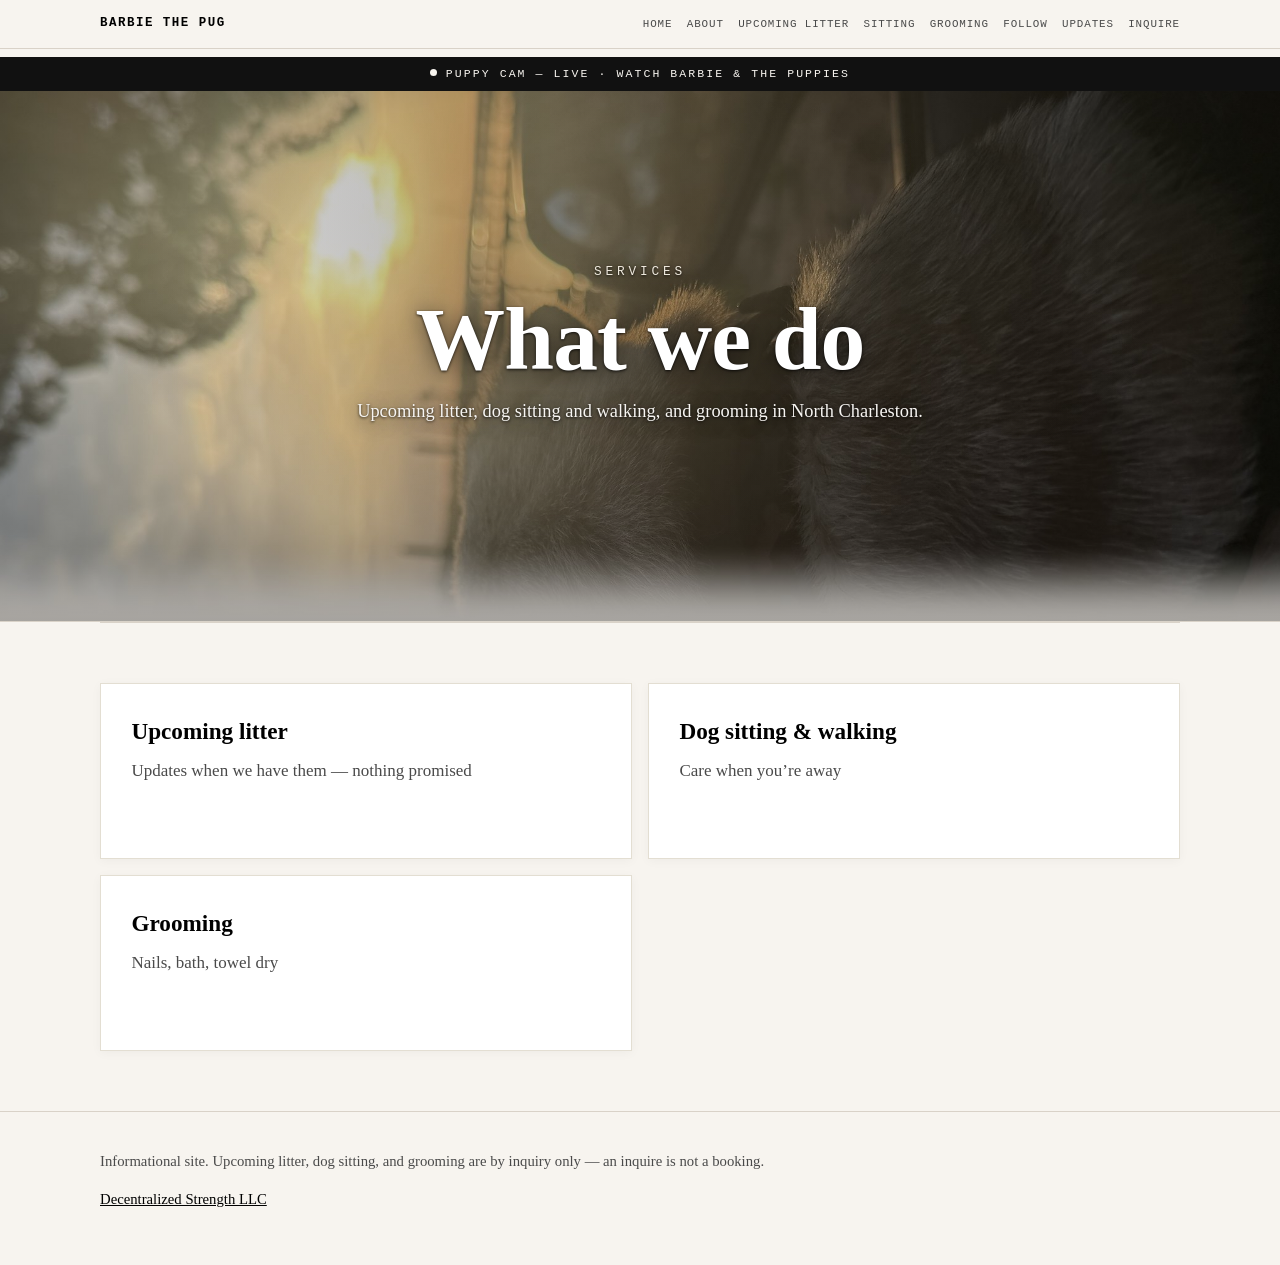
<file: services.html>
<!DOCTYPE html>
<html lang="en">
<head>
<title>Services | Charleston Pugs — Upcoming Litter, Sitting & Grooming</title>
<meta name="description" content="Upcoming litter, dog sitting & walking, and grooming with Barbie in North Charleston. Inquire to book.">
<link rel="canonical" href="https://charlestonpugs.com/services.html">
<meta property="og:title" content="Services | Charleston Pugs — Upcoming Litter, Sitting & Grooming">
<meta property="og:description" content="Upcoming litter, dog sitting & walking, and grooming with Barbie in North Charleston. Inquire to book.">
<meta property="og:url" content="https://charlestonpugs.com/services.html">
<meta property="og:type" content="website">
<meta property="og:image" content="https://charlestonpugs.com/images/01-hero-pink-toy.jpg">
<meta name="twitter:card" content="summary_large_image">

<meta charset="utf-8">
<meta name="viewport" content="width=device-width, initial-scale=1">
<link rel="stylesheet" href="styles.css">
</head>
<body>
<nav><div class="wrap nav-inner">
  <a class="logo" href="index.html">Barbie the Pug</a>
  <div class="nav-links">
    <a href="index.html">Home</a>
    <a href="about.html">About</a>
    <a href="litter.html">Upcoming litter</a>
    <a href="sitting.html">Sitting</a>
    <a href="grooming.html">Grooming</a>
    <a href="follow.html">Follow</a>
    <a href="updates.html">Updates</a>
    <a href="inquire.html">Inquire</a>
  </div>
</div></nav>
<div class="cambar"><a href="puppy-cam.html"><span class="dot"></span>Puppy Cam &mdash; Live &middot; Watch Barbie &amp; the puppies</a></div>


<main>
<section class="banner">
  <picture>
    <source media="(max-width:760px)" srcset="images/hero-banner-sm.jpg">
    <img src="images/hero-banner.jpg" alt="Barbie the Pug watching the Lowcountry sunset from the car" width="2400" height="857" fetchpriority="high">
  </picture>
  <div class="banner-text">
    <p class="kicker">Services</p>
    <h1>What we do</h1>
    <p class="banner-lead">Upcoming litter, dog sitting and walking, and grooming in North Charleston.</p>
  </div>
</section>
<div class="wrap section">
  <div class="cards" style="margin-top:1rem">
    <a class="offer-card" href="litter.html"><div class="card"><div><h3>Upcoming litter</h3><p>Updates when we have them &mdash; nothing promised</p></div></div></a>
    <a class="offer-card" href="sitting.html"><div class="card"><div><h3>Dog sitting &amp; walking</h3><p>Care when you’re away</p></div></div></a>
    <a class="offer-card" href="grooming.html"><div class="card"><div><h3>Grooming</h3><p>Nails, bath, towel dry</p></div></div></a>
  </div>
</div>
</main>

<footer><div class="wrap">
  <p>Informational site. Upcoming litter, dog sitting, and grooming are by inquiry only — an inquire is not a booking.</p>
  <p class="whisper"><a href="https://decentralizedstrength.com">Decentralized Strength LLC</a></p>
</div></footer>
</body>
</html>
</file>
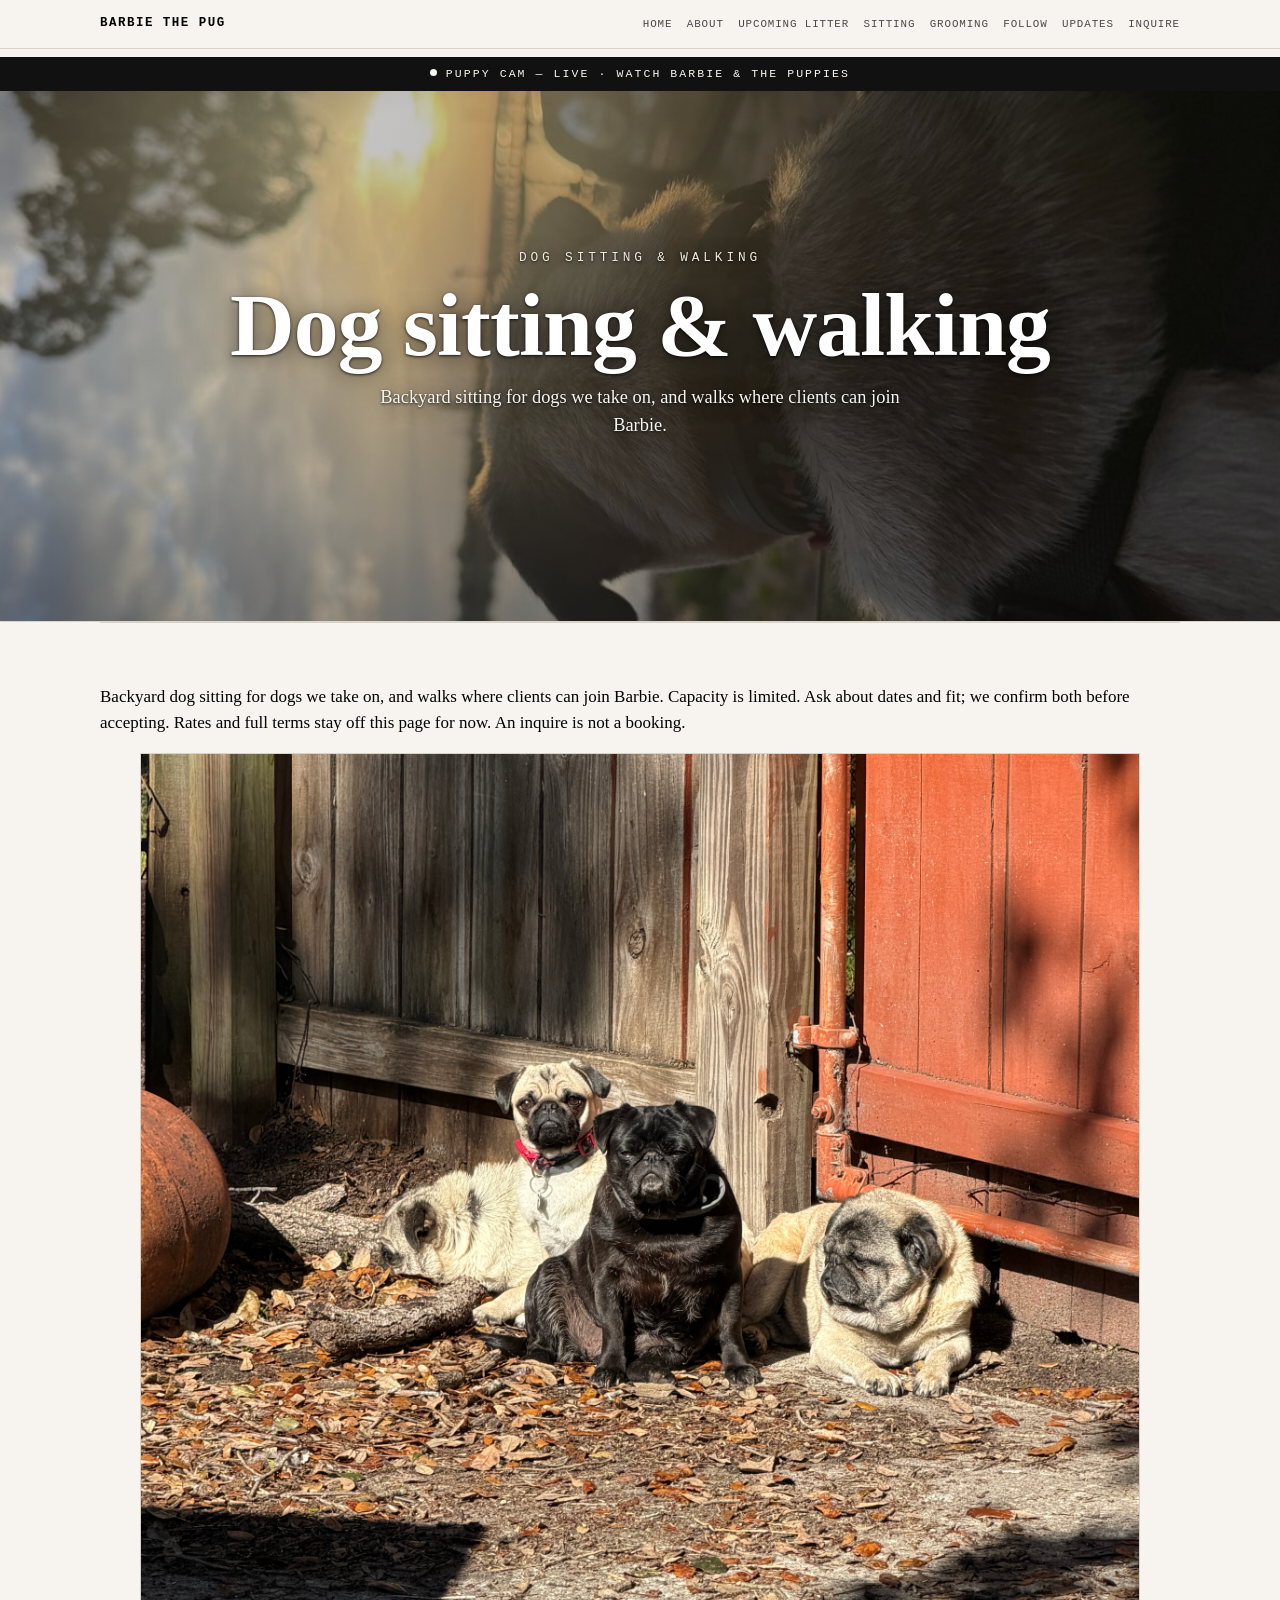
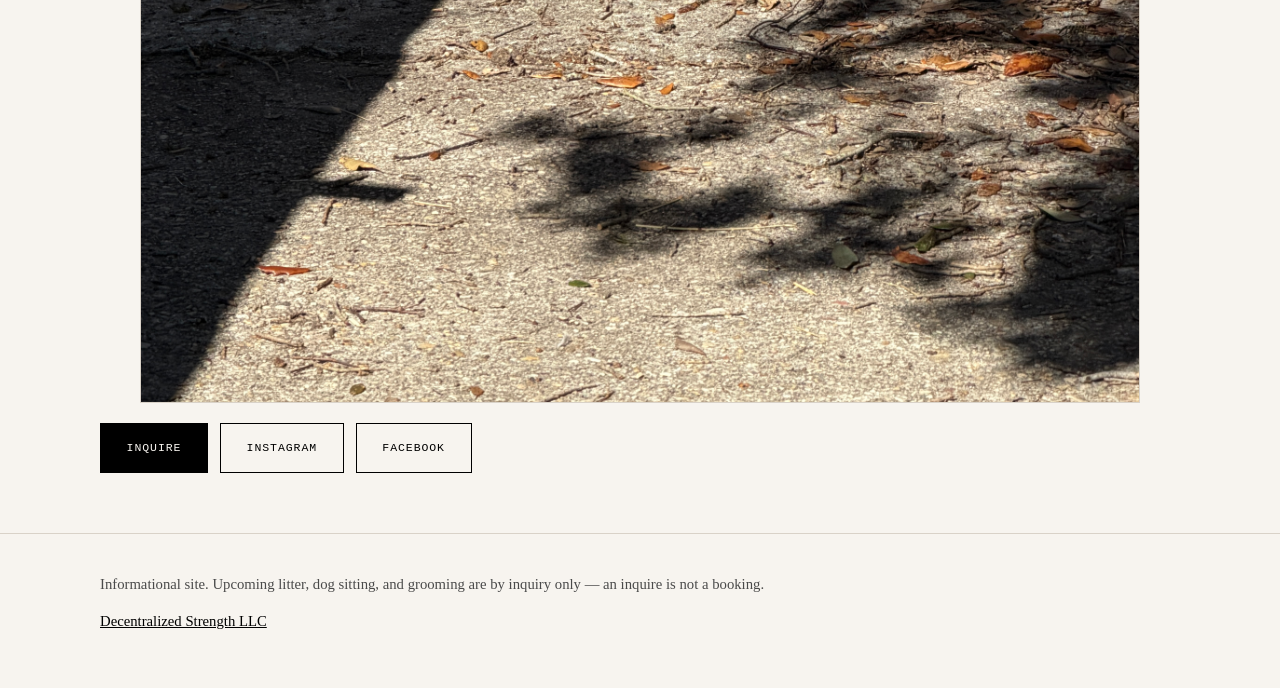
<file: sitting.html>
<!DOCTYPE html>
<html lang="en">
<head>
<title>Dog Sitting & Walking | Charleston Pugs — North Charleston</title>
<meta name="description" content="Backyard dog sitting and walks with Barbie in North Charleston. Limited capacity — inquire for dates and fit. An inquire is not a booking.">
<link rel="canonical" href="https://charlestonpugs.com/sitting.html">
<meta property="og:title" content="Dog Sitting & Walking | Charleston Pugs — North Charleston">
<meta property="og:description" content="Backyard dog sitting and walks with Barbie in North Charleston. Limited capacity — inquire for dates and fit. An inquire is not a booking.">
<meta property="og:url" content="https://charlestonpugs.com/sitting.html">
<meta property="og:type" content="website">
<meta property="og:image" content="https://charlestonpugs.com/images/09-sitting-pug-pack.jpg">
<meta name="twitter:card" content="summary_large_image">

<meta charset="utf-8">
<meta name="viewport" content="width=device-width, initial-scale=1">
<link rel="stylesheet" href="styles.css">
</head>
<body>
<nav><div class="wrap nav-inner">
  <a class="logo" href="index.html">Barbie the Pug</a>
  <div class="nav-links">
    <a href="index.html">Home</a>
    <a href="about.html">About</a>
    <a href="litter.html">Upcoming litter</a>
    <a href="sitting.html">Sitting</a>
    <a href="grooming.html">Grooming</a>
    <a href="follow.html">Follow</a>
    <a href="updates.html">Updates</a>
    <a href="inquire.html">Inquire</a>
  </div>
</div></nav>
<div class="cambar"><a href="puppy-cam.html"><span class="dot"></span>Puppy Cam &mdash; Live &middot; Watch Barbie &amp; the puppies</a></div>


<main>
<section class="banner">
  <picture>
    <source media="(max-width:760px)" srcset="images/hero-banner-sm.jpg">
    <img src="images/hero-banner.jpg" alt="Barbie the Pug watching the Lowcountry sunset from the car" width="2400" height="857" fetchpriority="high">
  </picture>
  <div class="banner-text">
    <p class="kicker">Dog sitting &amp; walking</p>
    <h1>Dog sitting &amp; walking</h1>
    <p class="banner-lead">Backyard sitting for dogs we take on, and walks where clients can join Barbie.</p>
  </div>
</section>
<div class="wrap section">
  <p>Backyard dog sitting for dogs we take on, and walks where clients can join Barbie. Capacity is limited. Ask about dates and fit; we confirm both before accepting. Rates and full terms stay off this page for now. An inquire is not a booking.</p>

  <figure class="photo">
    <img src="images/09-sitting-pug-pack.jpg" alt="Four pugs outdoors on a sitting day" loading="lazy">
  </figure>

  <div class="btn-row">
    <a class="btn btn-fill" href="inquire.html">Inquire</a>
    <a class="btn btn-ghost" href="https://www.instagram.com/official_barbie_the_pug/" target="_blank" rel="noopener">Instagram</a>
    <a class="btn btn-ghost" href="https://www.facebook.com/barbiethepug" target="_blank" rel="noopener">Facebook</a>
  </div>
</div>
</main>

<footer><div class="wrap">
  <p>Informational site. Upcoming litter, dog sitting, and grooming are by inquiry only — an inquire is not a booking.</p>
  <p class="whisper"><a href="https://decentralizedstrength.com">Decentralized Strength LLC</a></p>
</div></footer>
</body>
</html>
</file>
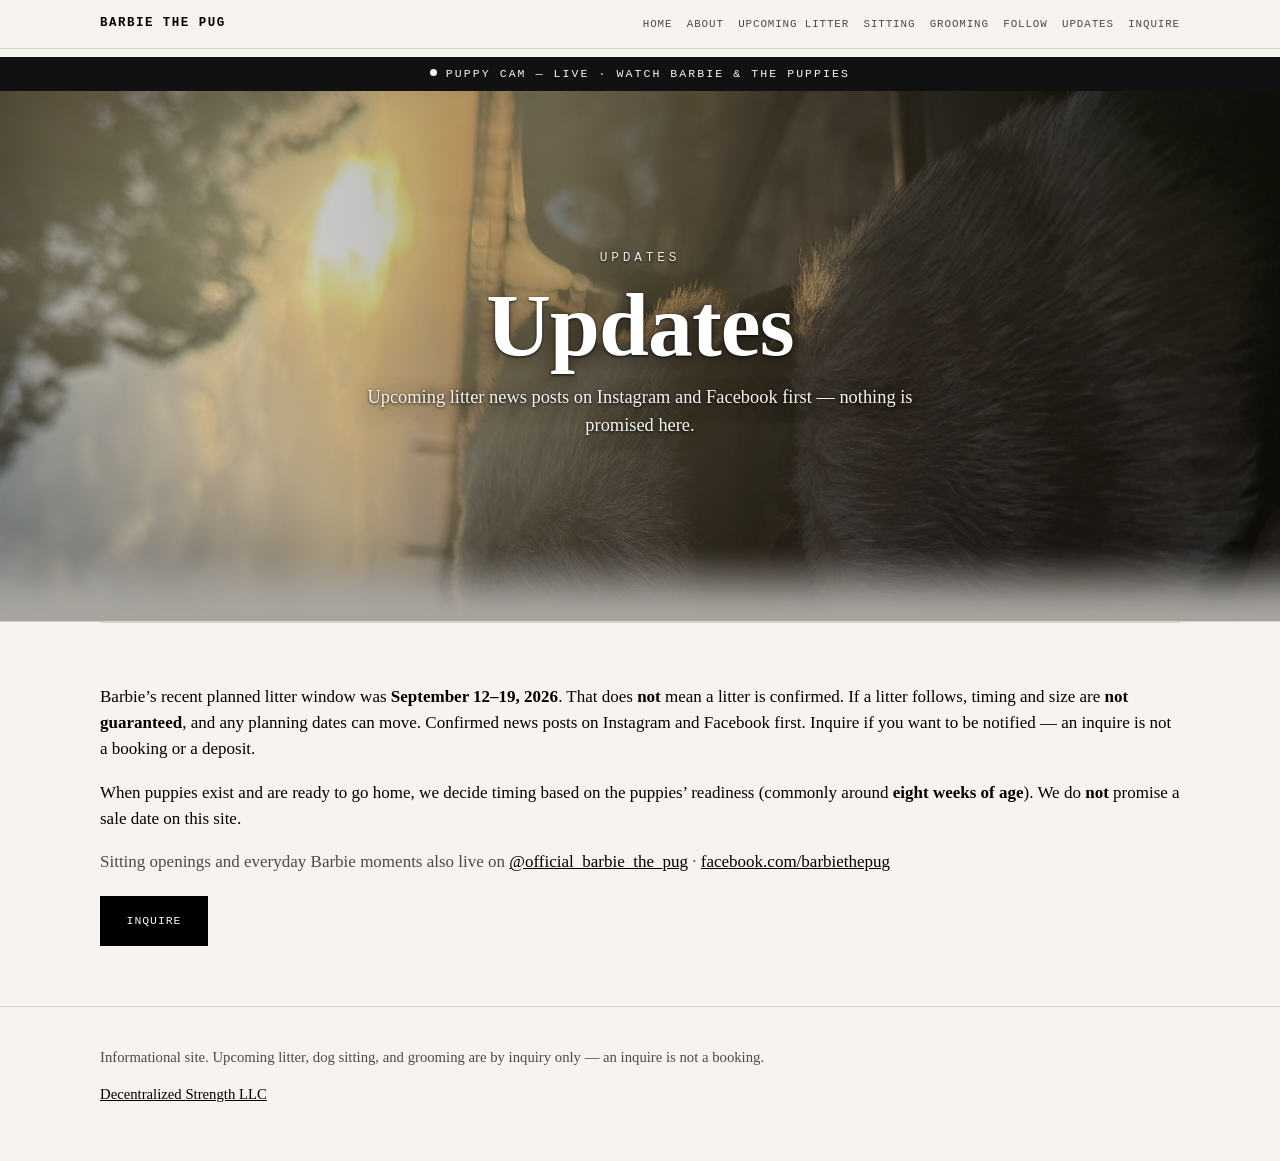
<file: updates.html>
<!DOCTYPE html>
<html lang="en">
<head>
<title>Updates | Charleston Pugs</title>
<meta name="description" content="Upcoming litter and sitting updates for Barbie in North Charleston. Confirmed news posts on Instagram & Facebook first.">
<link rel="canonical" href="https://charlestonpugs.com/updates.html">
<meta property="og:title" content="Updates | Charleston Pugs">
<meta property="og:description" content="Upcoming litter and sitting updates for Barbie in North Charleston. Confirmed news posts on Instagram & Facebook first.">
<meta property="og:url" content="https://charlestonpugs.com/updates.html">
<meta property="og:type" content="website">
<meta property="og:image" content="https://charlestonpugs.com/images/01-hero-pink-toy.jpg">
<meta name="twitter:card" content="summary_large_image">

<meta charset="utf-8">
<meta name="viewport" content="width=device-width, initial-scale=1">
<link rel="stylesheet" href="styles.css">
</head>
<body>
<nav><div class="wrap nav-inner">
  <a class="logo" href="index.html">Barbie the Pug</a>
  <div class="nav-links">
    <a href="index.html">Home</a>
    <a href="about.html">About</a>
    <a href="litter.html">Upcoming litter</a>
    <a href="sitting.html">Sitting</a>
    <a href="grooming.html">Grooming</a>
    <a href="follow.html">Follow</a>
    <a href="updates.html">Updates</a>
    <a href="inquire.html">Inquire</a>
  </div>
</div></nav>
<div class="cambar"><a href="puppy-cam.html"><span class="dot"></span>Puppy Cam &mdash; Live &middot; Watch Barbie &amp; the puppies</a></div>


<main>
<section class="banner">
  <picture>
    <source media="(max-width:760px)" srcset="images/hero-banner-sm.jpg">
    <img src="images/hero-banner.jpg" alt="Barbie the Pug watching the Lowcountry sunset from the car" width="2400" height="857" fetchpriority="high">
  </picture>
  <div class="banner-text">
    <p class="kicker">Updates</p>
    <h1>Updates</h1>
    <p class="banner-lead">Upcoming litter news posts on Instagram and Facebook first &mdash; nothing is promised here.</p>
  </div>
</section>
<div class="wrap section">
  <p>Barbie’s recent planned litter window was <strong>September 12–19, 2026</strong>. That does <strong>not</strong> mean a litter is confirmed. If a litter follows, timing and size are <strong>not guaranteed</strong>, and any planning dates can move. Confirmed news posts on Instagram and Facebook first. Inquire if you want to be notified — an inquire is not a booking or a deposit.</p>
  <p>When puppies exist and are ready to go home, we decide timing based on the puppies’ readiness (commonly around <strong>eight weeks of age</strong>). We do <strong>not</strong> promise a sale date on this site.</p>
  <p class="muted">Sitting openings and everyday Barbie moments also live on
    <a href="https://www.instagram.com/official_barbie_the_pug/" target="_blank" rel="noopener">@official_barbie_the_pug</a>
    ·
    <a href="https://www.facebook.com/barbiethepug" target="_blank" rel="noopener">facebook.com/barbiethepug</a>
  </p>
  <div class="btn-row"><a class="btn btn-fill" href="inquire.html">Inquire</a></div>
</div>
</main>

<footer><div class="wrap">
  <p>Informational site. Upcoming litter, dog sitting, and grooming are by inquiry only — an inquire is not a booking.</p>
  <p class="whisper"><a href="https://decentralizedstrength.com">Decentralized Strength LLC</a></p>
</div></footer>
</body>
</html>
</file>
<file: styles.css>
/* charlestonpugs.com — staged cream/black */
:root{
  --cream:#f7f4ef; --ink:#000; --muted:#4a4a4a; --line:#d9d2c8; --wash:#efebe4;
}
*{box-sizing:border-box} html{scroll-behavior:smooth}
body{margin:0;font-family:Georgia,"Times New Roman",serif;background:var(--cream);color:var(--ink);line-height:1.55}
a{color:var(--ink)} img{max-width:100%;display:block;height:auto}
.wrap{width:min(1080px,92vw);margin:0 auto}
.kicker{font-family:ui-monospace,Menlo,Consolas,monospace;font-size:.72rem;letter-spacing:.14em;text-transform:uppercase;color:var(--muted)}
.btn{display:inline-block;padding:.85rem 1.15rem;border:1px solid var(--ink);text-decoration:none;font-family:ui-monospace,Menlo,Consolas,monospace;font-size:.72rem;letter-spacing:.08em;text-transform:uppercase}
.btn-fill{background:var(--ink);color:var(--cream)}
.btn-ghost{background:transparent}
.btn-row{display:flex;flex-wrap:wrap;gap:.75rem;margin-top:1.25rem}
nav{border-bottom:1px solid var(--line);background:var(--cream);position:sticky;top:0;z-index:20}
.nav-inner{display:flex;align-items:center;justify-content:space-between;gap:1rem;padding:.9rem 0}
.logo{font-family:ui-monospace,Menlo,Consolas,monospace;font-size:.78rem;letter-spacing:.12em;text-transform:uppercase;text-decoration:none;font-weight:700}
.nav-links{display:flex;flex-wrap:wrap;gap:.9rem;font-family:ui-monospace,Menlo,Consolas,monospace;font-size:.68rem;letter-spacing:.08em;text-transform:uppercase}
.nav-links a{text-decoration:none;color:var(--muted)}
.nav-links a:hover{color:var(--ink)}
.hero{padding:3.5rem 0 2.5rem;display:grid;grid-template-columns:1.1fr .9fr;gap:2rem;align-items:center}
.hero h1{font-size:clamp(2.6rem,6vw,4.4rem);line-height:.95;margin:.35rem 0 1rem;font-weight:700}
.hero p.lead{font-size:1.15rem;color:var(--muted);max-width:34rem}
.hero-img{border:1px solid var(--line);background:var(--wash)}
.hero-img img{width:100%;aspect-ratio:4/5;object-fit:cover}
.offer{display:grid;grid-template-columns:repeat(3,1fr);gap:1rem;padding:0 0 2.5rem}
.offer article{border:1px solid var(--line);padding:1.1rem 1rem;background:#fff}
.offer h3{margin:0 0 .35rem;font-size:1.05rem}
.offer p{margin:0;color:var(--muted);font-size:.95rem}
.social-hub{padding:2.5rem 0 3rem;border-top:1px solid var(--line)}
.social-hub h2{font-size:clamp(1.8rem,4vw,2.6rem);margin:.3rem 0 1rem}
.cards{display:grid;grid-template-columns:1fr 1fr;gap:1rem}
.card{border:1px solid var(--ink);padding:1.35rem;background:#fff;min-height:11rem;display:flex;flex-direction:column;justify-content:space-between}
.card h3{margin:0 0 .5rem;font-size:1.25rem}
.card p{margin:0;color:var(--muted)}
.section{padding:2.75rem 0;border-top:1px solid var(--line)}
.section h1,.section h2{margin-top:0}
.muted{color:var(--muted)}
.grid-2{display:grid;grid-template-columns:1fr 1fr;gap:1.25rem}
.photo{border:1px solid var(--line);background:var(--wash)}
.photo img{width:100%;aspect-ratio:4/5;object-fit:cover}
ul.clean{padding-left:1.1rem}
ul.clean li{margin:.4rem 0}
.contact-list{display:grid;gap:.85rem;margin:1.25rem 0}
.contact-list a{display:block;border:1px solid var(--line);padding:1rem;text-decoration:none;background:#fff}
.contact-list strong{display:block;font-family:ui-monospace,Menlo,Consolas,monospace;font-size:.68rem;letter-spacing:.1em;text-transform:uppercase;margin-bottom:.25rem}
footer{border-top:1px solid var(--line);padding:1.5rem 0 2.5rem;margin-top:1rem;font-size:.92rem;color:var(--muted)}
footer .whisper{margin-top:.75rem}
.note{font-size:.92rem;color:var(--muted);border-left:2px solid var(--line);padding-left:.9rem;margin:1rem 0}
@media(max-width:820px){
  .hero,.offer,.cards,.grid-2{grid-template-columns:1fr}
  .nav-links{display:none}
}

.hero-img{border:1px solid var(--line);background:var(--wash)}
.hero-img img{width:100%;aspect-ratio:4/5;object-fit:cover}
.section{padding:2.75rem 0}
.section h1{font-size:clamp(2rem,5vw,3rem);margin:.35rem 0 1rem}
.section h2{margin:1.75rem 0 .6rem;font-size:1.35rem}
.btn-row{display:flex;flex-wrap:wrap;gap:.75rem;margin-top:1.25rem}
.btn{display:inline-block;padding:.85rem 1.15rem;border:1px solid var(--ink);text-decoration:none;font-family:ui-monospace,Menlo,Consolas,monospace;font-size:.72rem;letter-spacing:.08em;text-transform:uppercase}
.btn-fill{background:var(--ink);color:var(--cream)}
.btn-ghost{background:transparent}
.contact-list{display:grid;gap:.85rem;margin:1.25rem 0}
.contact-list a{display:block;border:1px solid var(--line);padding:1rem;text-decoration:none;background:#fff;color:var(--ink)}
.contact-list strong{display:block;font-family:ui-monospace,Menlo,Consolas,monospace;font-size:.68rem;letter-spacing:.1em;text-transform:uppercase;margin-bottom:.25rem}
.note{font-size:.92rem;color:var(--muted);border-left:2px solid var(--line);padding-left:.9rem;margin:1rem 0}
ul.clean{padding-left:1.1rem}
ul.clean li{margin:.4rem 0}
.kicker{font-family:ui-monospace,Menlo,Consolas,monospace;font-size:.72rem;letter-spacing:.14em;text-transform:uppercase;color:var(--muted)}

.offer-card{text-decoration:none;color:inherit;display:block}
.offer-card article{height:100%;transition:border-color .15s}
.offer-card:hover article{border-color:var(--ink)}

.price-menu{list-style:none;padding:0;margin:1rem 0 1.25rem;border:1px solid var(--line);background:#fff}
.price-menu li{padding:.95rem 1.1rem;border-bottom:1px solid var(--line)}
.price-menu li:last-child{border-bottom:0}
.reel-grid{display:grid;grid-template-columns:1fr 1fr;gap:1rem;margin:1rem 0 1.5rem}
@media(max-width:820px){.reel-grid{grid-template-columns:1fr}}

.reel-grid.three{grid-template-columns:repeat(3,1fr)}
@media(max-width:900px){.reel-grid.three{grid-template-columns:1fr}}

.reel-card{display:flex;flex-direction:column;border:1px solid var(--ink);background:#fff;color:inherit;text-decoration:none;min-width:0}
.reel-card:focus-visible{outline:2px solid var(--ink);outline-offset:3px}
.reel-poster{position:relative;display:flex;align-items:center;justify-content:center;aspect-ratio:4/5;background:var(--wash);border-bottom:1px solid var(--line);overflow:hidden}
.reel-poster::before{content:"";position:absolute;inset:.7rem;border:1px solid var(--line);z-index:1;pointer-events:none}
.reel-poster img{position:absolute;inset:0;width:100%;height:100%;object-fit:cover}
.reel-play{position:relative;z-index:2;width:3.35rem;height:3.35rem;border-radius:50%;border:1px solid var(--ink);background:var(--cream);display:grid;place-items:center}
.reel-play::before{content:"";width:0;height:0;margin-left:3px;border-style:solid;border-width:7px 0 7px 12px;border-color:transparent transparent transparent var(--ink)}
.reel-card:hover .reel-play,.reel-card:focus-visible .reel-play{background:var(--ink)}
.reel-card:hover .reel-play::before,.reel-card:focus-visible .reel-play::before{border-color:transparent transparent transparent var(--cream)}
.reel-body{display:flex;flex-direction:column;align-items:flex-start;gap:.4rem;padding:1rem 1rem 1.15rem}
.reel-title{font-size:1.2rem;line-height:1.2}
.reel-body .btn{margin-top:.35rem}

.still-grid{display:grid;grid-template-columns:1fr 1fr;gap:1rem;margin:1rem 0 1.5rem}
.still-grid .photo{margin:0}
.still-grid img{width:100%;height:100%;object-fit:cover;aspect-ratio:4/5;display:block}
@media(max-width:820px){.still-grid{grid-template-columns:1fr}}

/* Family tree (public-safe pedigree) */
.pedigree{margin:2rem 0 1.5rem}
.pedigree-note{font-size:.9rem;color:var(--muted);margin:.35rem 0 1.1rem}
.pedigree-tree{display:grid;gap:1rem}
.pedigree-gen{display:grid;gap:.65rem}
.pedigree-gen.parents{grid-template-columns:1fr 1fr}
.pedigree-gen.grandparents{grid-template-columns:1fr 1fr 1fr 1fr}
.pedigree-node{border:1px solid var(--line);background:#fff;padding:.85rem .9rem;min-height:4.2rem}
.pedigree-node .role{display:block;font-family:ui-monospace,Menlo,Consolas,monospace;font-size:.62rem;letter-spacing:.1em;text-transform:uppercase;color:var(--muted);margin-bottom:.25rem}
.pedigree-node .name{display:block;font-size:.98rem;line-height:1.25}
.pedigree-node.focal{border-color:var(--ink);background:var(--wash)}
.pedigree-node.focal .name{font-size:1.15rem;font-weight:700}
.pair-tree{border:1px solid var(--line);background:#fff;padding:1.25rem 1.1rem;margin:1.25rem 0 1.5rem;text-align:center}
.pair-parents{display:flex;flex-wrap:wrap;align-items:center;justify-content:center;gap:.75rem 1rem}
.pair-dog{border:1px solid var(--line);padding:.85rem 1rem;min-width:10rem;background:var(--wash)}
.pair-dog strong{display:block;font-size:1.15rem}
.pair-dog span{display:block;font-size:.85rem;color:var(--muted);margin-top:.2rem}
.pair-times{font-size:1.4rem;font-weight:700}
.pair-arrow{margin:.85rem 0 .35rem;color:var(--muted);font-family:ui-monospace,Menlo,Consolas,monospace;font-size:.72rem;letter-spacing:.12em;text-transform:uppercase}
.pair-child{display:inline-block;border:1px solid var(--ink);padding:.7rem 1.1rem;font-weight:700}
@media(max-width:820px){
  .pedigree-gen.parents,.pedigree-gen.grandparents{grid-template-columns:1fr 1fr}
}
@media(max-width:520px){
  .pedigree-gen.grandparents{grid-template-columns:1fr}
}

/* Sitting gallery — 3-up stills + portrait videos */
.still-grid.three{grid-template-columns:repeat(3,1fr)}
@media(max-width:900px){.still-grid.three{grid-template-columns:1fr}}
.video-grid{display:grid;grid-template-columns:1fr 1fr;gap:1rem;margin:1rem 0 1.5rem}
@media(max-width:820px){.video-grid{grid-template-columns:1fr}}
.video-frame{margin:0;background:#fff;border:1px solid var(--line,#d9d2c8);overflow:hidden}
.video-frame video{display:block;width:100%;height:auto;aspect-ratio:9/16;object-fit:cover;background:#111;vertical-align:middle}

/* ---- full-bleed photo banner: top of every page ---- */
.banner{position:relative;width:100%;background:var(--wash);border-bottom:1px solid var(--line)}
.banner img{width:100%;height:clamp(300px,42vw,540px);object-fit:cover;object-position:50% 46%}
.banner::after{content:"";position:absolute;inset:0;z-index:1;pointer-events:none;background:radial-gradient(58% 60% at 50% 44%,rgba(12,9,6,.34),rgba(12,9,6,0) 72%),linear-gradient(to bottom,rgba(12,9,6,.28) 0%,rgba(12,9,6,.08) 40%,rgba(12,9,6,.14) 64%,rgba(12,9,6,.34) 100%)}
.banner-text{position:absolute;inset:0;z-index:2;display:flex;flex-direction:column;align-items:center;justify-content:center;text-align:center;padding:1.5rem 1.25rem 2.5rem}
.banner-text .kicker{color:#efe9de;letter-spacing:.3em;font-size:clamp(.66rem,1.4vw,.8rem);margin:0 0 .8rem;text-shadow:0 1px 3px rgba(0,0,0,.8),0 2px 18px rgba(0,0,0,.5)}
.banner-text h1{color:#fff;font-size:clamp(2.1rem,7vw,4rem);line-height:1;margin:0 0 .9rem;font-weight:700;text-shadow:0 1px 3px rgba(0,0,0,.8),0 2px 22px rgba(0,0,0,.5)}
.banner-lead{color:#F7F5F2;font-size:clamp(1rem,2.2vw,1.3rem);line-height:1.5;max-width:42rem;margin:0 auto;text-shadow:0 1px 3px rgba(0,0,0,.8),0 2px 20px rgba(0,0,0,.5)}
@media(max-width:760px){
  .banner img{height:clamp(260px,62vw,400px);object-position:44% 50%}
  .banner-text{padding:1.25rem 1.1rem 2rem}
}

/* === Refresh A — Polished cream (live 2026-11-24) === */
:root{ --a-line:#e3ded2; }
body{ font-size:17px; }
.wrap{ max-width:1180px; }
nav{ position:sticky; top:0; z-index:50; background:var(--cream,#f7f4ef); }
.cambar{ position:sticky; top:57px; z-index:49; background:#111; color:#f7f4ef; text-align:center;
  font-family:ui-monospace,Menlo,monospace; font-size:.72rem; letter-spacing:.18em; text-transform:uppercase; }
.cambar a{ color:#f7f4ef; text-decoration:none; display:block; padding:.5rem 1rem; }
.cambar .dot{ display:inline-block; width:7px; height:7px; border-radius:50%; background:#f7f4ef; margin-right:.55rem; animation:a-pulse 2s infinite; vertical-align:1px; }
@keyframes a-pulse{ 0%,100%{opacity:1} 50%{opacity:.25} }
.banner-text h1{ font-size:clamp(3rem,9vw,5.6rem); letter-spacing:-.01em; }
.banner-lead{ font-size:1.15rem; max-width:36rem; }
.hero{ padding:5rem 0 3.5rem; gap:3rem; }
.hero-img{ border:none; box-shadow:0 18px 50px rgba(20,18,12,.14); }
.offer{ gap:1.25rem; padding-bottom:1rem; }
.offer-card article{ border:1px solid var(--a-line); background:#fff; padding:1.9rem; box-shadow:0 2px 10px rgba(20,18,12,.04); transition:box-shadow .2s ease, transform .2s ease; }
.offer-card:hover article{ box-shadow:0 12px 32px rgba(20,18,12,.10); transform:translateY(-2px); }
.offer-card h3{ font-size:1.45rem; }
section.wrap{ padding-top:3.5rem; padding-bottom:3.5rem; }
section.wrap h2{ font-size:clamp(1.9rem,4vw,2.6rem); margin-bottom:1.4rem; }
.still-grid figure{ box-shadow:0 8px 28px rgba(20,18,12,.08); }
.btn{ padding:.95rem 1.6rem; }
.card{ border-color:var(--a-line); box-shadow:0 2px 10px rgba(20,18,12,.04); padding:1.9rem; }
</file>
